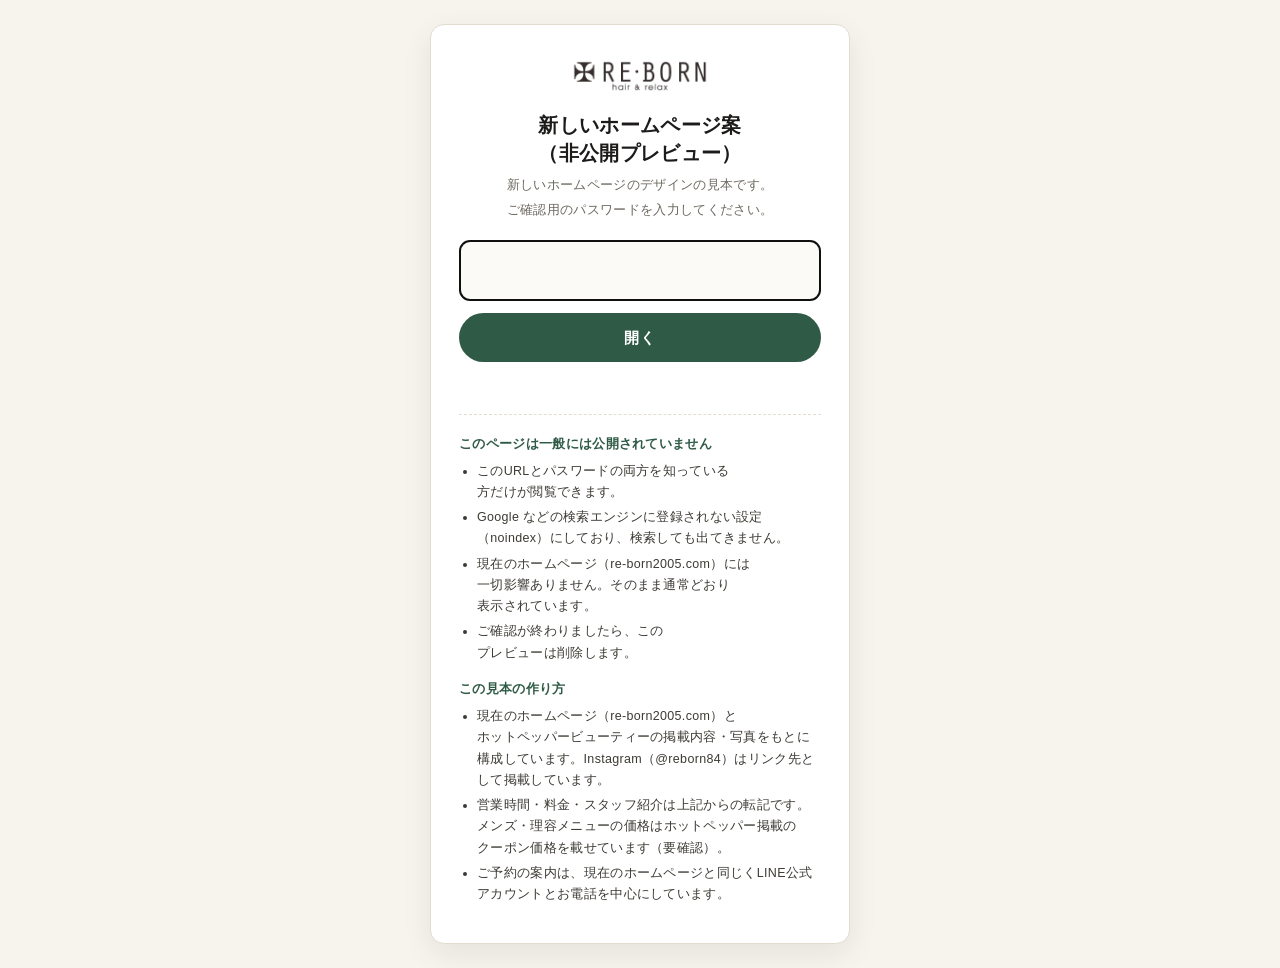
<file: index.html>
<!DOCTYPE html>
<html lang="ja" class="no-js">
<head>
<meta charset="utf-8">
<meta name="viewport" content="width=device-width, initial-scale=1, viewport-fit=cover">
<title>RE・BORN hair &amp; relax｜高崎市聖石町の髪質改善が得意な美容室・理容室</title>
<meta name="description" content="群馬県高崎市聖石町の理美容室 RE・BORN hair &amp; relax（リボーン）。創業90年・三世代で通える個室完備のリラックスサロン。髪質改善・ヘッドスパ・メンズカット・着付け。当日予約OK・駐車場10台。LINE・お電話でご予約いただけます。">
<meta name="robots" content="noindex,nofollow">
<meta name="theme-color" content="#161514">
<meta property="og:type" content="website">
<meta property="og:site_name" content="RE・BORN hair &amp; relax">
<meta property="og:title" content="RE・BORN hair &amp; relax｜高崎市聖石町の髪質改善が得意な美容室・理容室">
<meta property="og:description" content="群馬県高崎市聖石町の理美容室 RE・BORN hair &amp; relax（リボーン）。創業90年・三世代で通える個室完備のリラックスサロン。髪質改善・ヘッドスパ・メンズカット・着付け。当日予約OK・駐車場10台。LINE・お電話でご予約いただけます。">
<meta property="og:url" content="https://eurekastudio5.github.io/rb-salon-mock-2026/index.html">
<meta property="og:image" content="https://eurekastudio5.github.io/rb-salon-mock-2026/img/og-image.jpg">
<meta property="og:locale" content="ja_JP">
<link rel="icon" href="img/logo-s.png">
<script>(function(){var T="7c5302c54";try{if(localStorage.getItem("rb_gate")===T)return;}catch(e){}try{if(sessionStorage.getItem("rb_gate")===T)return;}catch(e){}document.documentElement.style.visibility="hidden";location.replace("gate.html?next="+encodeURIComponent((location.pathname.split("/").pop()||"index.html")+location.search+location.hash));})();</script>
<link rel="preconnect" href="https://fonts.googleapis.com">
<link rel="preconnect" href="https://fonts.gstatic.com" crossorigin>
<link href="https://fonts.googleapis.com/css2?family=Shippori+Mincho:wght@400;600;700&family=Noto+Sans+JP:wght@400;500;700&family=Cormorant+Garamond:ital,wght@0,500;1,500;1,600&display=swap" rel="stylesheet">
<link rel="stylesheet" href="assets/style.css?v=25">
<link rel="stylesheet" href="assets/motion.css?v=25">
<script type="application/ld+json">{
 "@context": "https://schema.org",
 "@type": [
  "HairSalon",
  "BeautySalon"
 ],
 "name": "RE・BORN hair & relax",
 "alternateName": "リ・ボーン ヘア＆リラックス",
 "url": "https://eurekastudio5.github.io/rb-salon-mock-2026/",
 "telephone": "+81-800-800-8835",
 "image": "https://eurekastudio5.github.io/rb-salon-mock-2026/img/exterior.jpg",
 "address": {
  "@type": "PostalAddress",
  "postalCode": "370-0863",
  "addressRegion": "群馬県",
  "addressLocality": "高崎市",
  "streetAddress": "聖石町13-1",
  "addressCountry": "JP"
 },
 "geo": {
  "@type": "GeoCoordinates",
  "latitude": 36.3158,
  "longitude": 138.99
 },
 "openingHoursSpecification": [
  {
   "@type": "OpeningHoursSpecification",
   "dayOfWeek": [
    "Wednesday",
    "Thursday",
    "Friday",
    "Saturday",
    "Sunday"
   ],
   "opens": "09:00",
   "closes": "18:30"
  }
 ],
 "priceRange": "¥¥",
 "paymentAccepted": "Cash, Credit Card",
 "currenciesAccepted": "JPY",
 "sameAs": [
  "https://www.instagram.com/reborn84/",
  "https://beauty.hotpepper.jp/slnH000210137/"
 ]
}</script>
</head>
<body>

<header class="header">
  <div class="wrap">
    <a class="brand" href="index.html" aria-label="RE・BORN hair & relax ホーム"><img src="img/logo.png" alt="RE・BORN hair &amp; relax" width="320" height="72"><small>Takasaki</small></a>
    <nav class="nav" aria-label="メインメニュー"><a href="index.html" aria-current="page">ホーム</a><a href="menu.html">メニュー・料金</a><a href="staff.html">スタッフ</a><a href="voice.html">お客様の声</a><a href="kitsuke.html">着付け</a><a href="news.html">お知らせ</a><a href="faq.html">よくある質問</a><a href="access.html">アクセス</a><a class="btn btn-primary btn-sm" href="reserve.html"><svg viewBox="0 0 24 24" fill="none" stroke="currentColor" stroke-width="1.8" stroke-linecap="round" stroke-linejoin="round"><rect x="3" y="4" width="18" height="18" rx="2"/><path d="M16 2v4M8 2v4M3 10h18"/></svg>ご予約</a></nav>
    <button class="burger" aria-label="メニューを開く" aria-expanded="false" aria-controls="drawer"><span></span><span></span><span></span></button>
  </div>
</header>
<div class="drawer" id="drawer" inert>
  <a href="index.html">ホーム<small>Home</small></a><a href="menu.html">メニュー・料金<small>Menu</small></a><a href="staff.html">スタッフ<small>Staff</small></a><a href="voice.html">お客様の声<small>Voice</small></a><a href="kitsuke.html">着付け<small>Kimono</small></a><a href="news.html">お知らせ<small>News</small></a><a href="faq.html">よくある質問<small>FAQ</small></a><a href="access.html">アクセス<small>Access</small></a>
  <a href="reserve.html">ご予約<small>Reservation</small></a>
  <div class="cta">
    <a class="btn btn-primary" href="reserve.html"><svg viewBox="0 0 24 24" fill="none" stroke="currentColor" stroke-width="1.8" stroke-linecap="round" stroke-linejoin="round"><rect x="3" y="4" width="18" height="18" rx="2"/><path d="M16 2v4M8 2v4M3 10h18"/></svg>ご予約はこちら</a>
    <a class="btn btn-line" href="https://lin.ee/s59kRdt" target="_blank" rel="noopener"><svg viewBox="0 0 24 24" fill="currentColor"><path d="M12 2C6.5 2 2 5.7 2 10.2c0 4 3.6 7.4 8.4 8.1.3.1.8.2.9.5.1.3.1.7 0 1l-.1.9c0 .3-.2 1 .9.6 1.1-.5 5.8-3.4 7.9-5.9 1.4-1.6 2-3.2 2-5.2C22 5.7 17.5 2 12 2zM8.1 12.8H6.2c-.3 0-.5-.2-.5-.5V8.6c0-.3.2-.5.5-.5s.5.2.5.5v3.2h1.4c.3 0 .5.2.5.5s-.2.5-.5.5zm1.8-.5c0 .3-.2.5-.5.5s-.5-.2-.5-.5V8.6c0-.3.2-.5.5-.5s.5.2.5.5v3.7zm4.5 0c0 .2-.1.4-.3.5h-.2c-.2 0-.3-.1-.4-.2l-1.9-2.6v2.3c0 .3-.2.5-.5.5s-.5-.2-.5-.5V8.6c0-.2.1-.4.3-.5h.2c.2 0 .3.1.4.2l1.9 2.6V8.6c0-.3.2-.5.5-.5s.5.2.5.5v3.7zm3-2.4c.3 0 .5.2.5.5s-.2.5-.5.5h-1.4v.9h1.4c.3 0 .5.2.5.5s-.2.5-.5.5h-1.9c-.3 0-.5-.2-.5-.5V8.6c0-.3.2-.5.5-.5h1.9c.3 0 .5.2.5.5s-.2.5-.5.5h-1.4v.9h1.4z"/></svg>LINEで相談・予約</a>
    <a class="btn btn-tel" href="tel:0800-800-8835"><svg viewBox="0 0 24 24" fill="none" stroke="currentColor" stroke-width="1.8" stroke-linecap="round" stroke-linejoin="round"><path d="M22 16.9v3a2 2 0 0 1-2.2 2 19.8 19.8 0 0 1-8.6-3.1 19.5 19.5 0 0 1-6-6A19.8 19.8 0 0 1 2.1 4.2 2 2 0 0 1 4.1 2h3a2 2 0 0 1 2 1.7c.1.9.4 1.8.7 2.6a2 2 0 0 1-.5 2.1L8.1 9.6a16 16 0 0 0 6 6l1.3-1.3a2 2 0 0 1 2.1-.4c.8.3 1.7.5 2.6.7a2 2 0 0 1 1.7 2z"/></svg>0800-800-8835</a>
  </div>
</div>
<main>

<div class="intro" id="intro" aria-hidden="true"><img src="img/logo.png" alt=""><span class="line"></span><span class="en">Hair &amp; Relax — Takasaki</span></div>
<section class="hero">
  <img class="bg" src="img/exterior.jpg" alt="RE・BORN hair & relax 店舗外観" fetchpriority="high">
  <div class="wrap">
    <div class="eyebrow">Hair &amp; Relax Salon, Takasaki</div>
    <h1>地域に<wbr>愛されて<wbr>90年。<br>三世代で<wbr>通える、<br>もうひとつの<wbr>リビング。</h1>
    <p class="lead">高崎市聖石町の<wbr>髪質改善が<wbr>得意な<wbr>リラックス<wbr>サロン。<wbr>高い<wbr>天井と<wbr>個室の<wbr>ある<wbr>居心地の<wbr>よい<wbr>空間で、<wbr>お子様から<wbr>シニアの<wbr>方、<wbr>メンズまで、<wbr>家族みんなの<wbr>「きれい」と<wbr>「かっこいい」を<wbr>お手伝いします。</p>
    <ul class="badges"><li>当日予約OK</li><li>個室2部屋</li><li>お子様同伴OK</li><li>メンズ大歓迎</li><li>駐車場10台</li><li>バリアフリー</li></ul>
    <div class="cta">
      <a class="btn btn-primary" href="reserve.html"><svg viewBox="0 0 24 24" fill="none" stroke="currentColor" stroke-width="1.8" stroke-linecap="round" stroke-linejoin="round"><rect x="3" y="4" width="18" height="18" rx="2"/><path d="M16 2v4M8 2v4M3 10h18"/></svg>ご予約はこちら</a>
      <a class="btn btn-line" href="https://lin.ee/s59kRdt" target="_blank" rel="noopener"><svg viewBox="0 0 24 24" fill="currentColor"><path d="M12 2C6.5 2 2 5.7 2 10.2c0 4 3.6 7.4 8.4 8.1.3.1.8.2.9.5.1.3.1.7 0 1l-.1.9c0 .3-.2 1 .9.6 1.1-.5 5.8-3.4 7.9-5.9 1.4-1.6 2-3.2 2-5.2C22 5.7 17.5 2 12 2zM8.1 12.8H6.2c-.3 0-.5-.2-.5-.5V8.6c0-.3.2-.5.5-.5s.5.2.5.5v3.2h1.4c.3 0 .5.2.5.5s-.2.5-.5.5zm1.8-.5c0 .3-.2.5-.5.5s-.5-.2-.5-.5V8.6c0-.3.2-.5.5-.5s.5.2.5.5v3.7zm4.5 0c0 .2-.1.4-.3.5h-.2c-.2 0-.3-.1-.4-.2l-1.9-2.6v2.3c0 .3-.2.5-.5.5s-.5-.2-.5-.5V8.6c0-.2.1-.4.3-.5h.2c.2 0 .3.1.4.2l1.9 2.6V8.6c0-.3.2-.5.5-.5s.5.2.5.5v3.7zm3-2.4c.3 0 .5.2.5.5s-.2.5-.5.5h-1.4v.9h1.4c.3 0 .5.2.5.5s-.2.5-.5.5h-1.9c-.3 0-.5-.2-.5-.5V8.6c0-.3.2-.5.5-.5h1.9c.3 0 .5.2.5.5s-.2.5-.5.5h-1.4v.9h1.4z"/></svg>LINEで相談・予約</a>
      <a class="btn btn-white" href="tel:0800-800-8835"><svg viewBox="0 0 24 24" fill="none" stroke="currentColor" stroke-width="1.8" stroke-linecap="round" stroke-linejoin="round"><path d="M22 16.9v3a2 2 0 0 1-2.2 2 19.8 19.8 0 0 1-8.6-3.1 19.5 19.5 0 0 1-6-6A19.8 19.8 0 0 1 2.1 4.2 2 2 0 0 1 4.1 2h3a2 2 0 0 1 2 1.7c.1.9.4 1.8.7 2.6a2 2 0 0 1-.5 2.1L8.1 9.6a16 16 0 0 0 6 6l1.3-1.3a2 2 0 0 1 2.1-.4c.8.3 1.7.5 2.6.7a2 2 0 0 1 1.7 2z"/></svg>0800-800-8835</a>
    </div>
  </div>
  <div class="scroll">Scroll</div>
</section>

<div class="marquee" aria-hidden="true"><div class="track"><span>Hair Quality Improvement</span><span>Head Spa</span><span>Men's Barber</span><span>Kimono Dressing</span><span>Private Rooms</span><span>Since 1935 in Takasaki</span><span>Hair Quality Improvement</span><span>Head Spa</span><span>Men's Barber</span><span>Kimono Dressing</span><span>Private Rooms</span><span>Since 1935 in Takasaki</span></div></div>
<div class="infostrip">
  <div class="wrap">
    <div class="cell"><svg viewBox="0 0 24 24" fill="none" stroke="currentColor" stroke-width="1.8" stroke-linecap="round" stroke-linejoin="round"><circle cx="12" cy="12" r="10"/><path d="M12 6v6l4 2"/></svg><div><b>Open</b><span>9:00〜18:30<br>最終受付 カット 18:30⁠／<wbr>カラー・<wbr>パーマ 18:00</span></div></div>
    <div class="cell"><svg viewBox="0 0 24 24" fill="none" stroke="currentColor" stroke-width="1.8" stroke-linecap="round" stroke-linejoin="round"><rect x="3" y="4" width="18" height="18" rx="2"/><path d="M16 2v4M8 2v4M3 10h18"/></svg><div><b>Closed</b><span>定休日：<wbr>月曜日・<wbr>火曜日</span></div></div>
    <div class="cell"><svg viewBox="0 0 24 24" fill="none" stroke="currentColor" stroke-width="1.8" stroke-linecap="round" stroke-linejoin="round"><path d="M21 10c0 7-9 13-9 13S3 17 3 10a9 9 0 0 1 18 0z"/><circle cx="12" cy="10" r="3"/></svg><div><b>Access</b><span>群馬県<wbr>高崎市<wbr>聖石町13-⁠1<br>高崎駅より<wbr>車で<wbr>3分・<wbr>駐車場10台</span></div></div>
    <div class="cell"><svg viewBox="0 0 24 24" fill="none" stroke="currentColor" stroke-width="1.8" stroke-linecap="round" stroke-linejoin="round"><path d="M22 16.9v3a2 2 0 0 1-2.2 2 19.8 19.8 0 0 1-8.6-3.1 19.5 19.5 0 0 1-6-6A19.8 19.8 0 0 1 2.1 4.2 2 2 0 0 1 4.1 2h3a2 2 0 0 1 2 1.7c.1.9.4 1.8.7 2.6a2 2 0 0 1-.5 2.1L8.1 9.6a16 16 0 0 0 6 6l1.3-1.3a2 2 0 0 1 2.1-.4c.8.3 1.7.5 2.6.7a2 2 0 0 1 1.7 2z"/></svg><div><b>Tel</b><a class="tel" href="tel:0800-800-8835">0800-⁠800-⁠8835</a><span>タップで<wbr>発信できます</span></div></div>
  </div>
</div>

<section class="sec alt" style="padding:56px 0">
  <div class="wrap">
    <div class="newshead"><span class="en">News</span><h2>お知らせ</h2><a href="news.html">すべて見る →</a></div>
    <div class="newsrow stagger"><article class="news"><figure class="rv-img"><img src="img/room-new.jpg" alt="" loading="lazy"></figure><div class="body"><div class="nmeta"><time datetime="2026-09-10">2026.09.10</time><span class="cat">お知らせ</span></div><h3>店内を<wbr>一部改装しました</h3><p>シャンプー台と<wbr>個室を<wbr>新しくしました。<wbr>より<wbr>落ち着いて<wbr>お過ごしいただける<wbr>空間に<wbr>なりましたので、<wbr>ぜひ<wbr>ご来店ください。</p></div></article><article class="news"><figure class="rv-img"><img src="img/style-mens-perm-2.jpg" alt="" loading="lazy"></figure><div class="body"><div class="nmeta"><time datetime="2026-09-01">2026.09.01</time><span class="cat">メニュー</span></div><h3>韓国風<wbr>フェザーパーマ、<wbr>はじめました</h3><p>トレンドの<wbr>フェザーパーマが<wbr>新登場。<wbr>メンズカット＋フェザーパーマ＋シェービング＋眉<wbr>カットの<wbr>セットで<wbr>ご案内しています。</p></div></article><article class="news"><figure class="rv-img"><img src="img/kitsuke-12.jpg" alt="" loading="lazy"></figure><div class="body"><div class="nmeta"><time datetime="2026-01-12">2026.01.12</time><span class="cat">成人式</span></div><h3>2026年 成人式の<wbr>ヘアセット・<wbr>着付け</h3><p>今年も<wbr>たくさんの<wbr>新成人の<wbr>皆さまを<wbr>お手伝いしました。<wbr>ヘアセットと<wbr>着付けの<wbr>一部を<wbr>ご紹介します。</p></div></article></div>
  </div>
</section>

<section class="sec">
  <div class="wrap">
    <div class="sec-head rv"><span class="en">Concerns</span><h2>こんな<wbr>お悩みありませんか？</h2></div>
    <div class="concern">
      <ul class="list stagger"><li>最近老けて<wbr>見える<wbr>気が<wbr>する…</li><li>ハリコシ・<wbr>ボリュームが<wbr>ない</li><li>綺麗が<wbr>もっと<wbr>長持ちして<wbr>ほしい</li><li>スタッフが<wbr>コロコロ変わると<wbr>落ち着かない</li><li>子供が<wbr>いると、<wbr>なかなか<wbr>美容室に<wbr>いけない</li><li>このまま年を<wbr>取っても<wbr>この<wbr>サロンに<wbr>通い<wbr>続けられるのかな…</li><li>私に<wbr>合う<wbr>アットホームな<wbr>美容室が<wbr>ないかしら…</li></ul>
      <div>
        <figure class="rv-img"><img src="img/collage.jpg" alt="店内の様子" loading="lazy"></figure>
        <div class="note rv mt24">もし<wbr>1つでも<wbr>当てはまれば、<br>当<wbr>サロンへ<wbr>お越しください。<wbr><small>髪質改善・<wbr>ヘッドスパ・<wbr>個室・<wbr>三世代で<wbr>通える<wbr>スタッフ。<wbr>あなたの<wbr>「困った」に、<wbr>90年の<wbr>技術と<wbr>居心地で<wbr>応えます。</small></div>
      </div>
    </div>
  </div>
</section>

<section class="sec alt">
  <div class="wrap">
    <div class="greet">
      <figure class="rv-img"><img src="img/owner-work.jpg" alt="オーナー 廣上 猶造" loading="lazy"></figure>
      <div class="rv">
        <span class="sec-head"><span class="en">Greeting</span></span>
        <h2 class="lead">高崎に<wbr>4代続く、<br>創業90年の<wbr>理美容室です。</h2>
        <div class="msg">
          <p>当店の<wbr>ホームページを<wbr>ご覧いただき<wbr>ありがとう<wbr>ございます。<wbr>リボーン・<wbr>オーナーの<wbr>廣上です。<wbr>当店は、<wbr>高崎に<wbr>4代続く<wbr>創業90年の<wbr>理美容室です。<wbr>地域の<wbr>皆様には<wbr>長年支えて<wbr>頂き、<wbr>心から<wbr>感謝申し上げます。</p>
          <p>現在は<wbr>娘二人も<wbr>加わり、<wbr>年代・<wbr>性別を<wbr>問わず、<wbr>幅広い<wbr>年代層の<wbr>ご要望に<wbr>対応できる<wbr>スタッフで<wbr>営業しております。<wbr>常に<wbr>より<wbr>良い<wbr>ものを<wbr>提供する<wbr>姿勢を<wbr>忘れずに、<wbr>技術や<wbr>接客に<wbr>ついても、<wbr>常に<wbr>成長志向で<wbr>チャレンジし続けて<wbr>おります。</p>
          <p>素敵な<wbr>ヘアスタイルを<wbr>通し、<wbr>沢山の<wbr>方に笑顔を<wbr>お届けできる<wbr>よう、<wbr>日々精進して<wbr>まいります。<wbr>どうぞよろしく<wbr>お願いいたします。</p>
        </div>
        <div class="sign">廣上 猶造<small>サロンオーナー / Hirokami Yuzo</small></div>
      </div>
    </div>
  </div>
</section>

<section class="sec">
  <div class="wrap">
    <div class="sec-head rv"><span class="en">Reasons</span><h2>当<wbr>サロンが<wbr>選ばれる<wbr>5つの<wbr>理由</h2><p>居心地・<wbr>設備・<wbr>人・<wbr>技術。<wbr>長く<wbr>通っていただく<wbr>ために、<wbr>私たちが<wbr>大切に<wbr>している<wbr>こと。</p></div>
    
<div class="reason rv">
  <figure class="rv-img"><img src="img/interior-1.jpg" alt="コンセプトは、もうひとつのリビング" loading="lazy"></figure>
  <div><div class="num">Reason 01</div><h3>コンセプトは、<wbr>もうひとつの<wbr>リビング</h3><p>居心地の<wbr>良い<wbr>時間を<wbr>お過ごしいただく<wbr>為、<wbr>空間作りに<wbr>こだわりました。<wbr>空に<wbr>抜けるような<wbr>高い<wbr>天井、<wbr>移動の<wbr>ない<wbr>シャンプー台、<wbr>大型空気清浄機完備、<wbr>冬は<wbr>足元から<wbr>暖かい<wbr>床暖房も<wbr>完備しています。<wbr>こだわりの<wbr>極上空間であなたを<wbr>お迎えいたします。</p></div>
</div>
<div class="reason rv">
  <figure class="rv-img from-right"><img src="img/room-new.jpg" alt="バリアフリー＆個室完備" loading="lazy"></figure>
  <div><div class="num">Reason 02</div><h3>バリアフリー⁠＆個室完備</h3><p>店内は<wbr>バリアフリーで<wbr>段差も<wbr>なく、<wbr>車椅子、<wbr>ストレッチャーの<wbr>方でも<wbr>ご利用いただけます。<wbr>また、<wbr>個室も<wbr>2部屋完備していますので、<wbr>小さな<wbr>お子様連れの<wbr>ママさんも<wbr>安心。<wbr>自慢の<wbr>ヘッドスパ、<wbr>着付け、<wbr>ブライダルシェービングも<wbr>個室で<wbr>ゆったり<wbr>お過ごしいただけます。</p></div>
</div>
<div class="reason rv">
  <figure class="rv-img"><img src="img/staff-group.jpg" alt="優しさ溢れる女性スタッフ" loading="lazy"></figure>
  <div><div class="num">Reason 03</div><h3>優しさ溢れる<wbr>女性<wbr>スタッフ</h3><p>三世代で<wbr>安心して<wbr>通える<wbr>所以は、<wbr>世代を<wbr>超えた<wbr>女性<wbr>スタッフ。<wbr>まるで<wbr>昔懐かしい<wbr>大家族のような<wbr>明るく<wbr>楽しい<wbr>私たちが<wbr>お出迎えいたします。<wbr>「スタイリストが<wbr>最後まで<wbr>担当してくれるのも<wbr>嬉しい！」と<wbr>ご好評を<wbr>いただいて<wbr>おります。</p></div>
</div>
<div class="reason rv">
  <figure class="rv-img from-right"><img src="img/products.jpg" alt="最新の技術や薬剤をご提供します" loading="lazy"></figure>
  <div><div class="num">Reason 04</div><h3>最新の<wbr>技術や<wbr>薬剤を<wbr>ご提供します</h3><p>最新の<wbr>デザインや<wbr>技術・<wbr>薬剤を<wbr>求め、<wbr>毎月都内まで<wbr>勉強しに<wbr>行く<wbr>ほどの<wbr>こだわり。<wbr>群馬県初の<wbr>整体<wbr>スパや<wbr>髪質改善<wbr>メニューなど、<wbr>高崎に<wbr>いながら<wbr>最新の<wbr>クオリティーを<wbr>提供する<wbr>ことを<wbr>お約束します。<wbr>年代に<wbr>合わせた<wbr>お悩み解決<wbr>メニューで<wbr>いつまでも<wbr>美しく！<wbr>カッコ良く！を<wbr>お手伝いします。</p></div>
</div>
<div class="reason rv">
  <figure class="rv-img"><img src="img/mens-style.jpg" alt="メンズスタイルも得意です" loading="lazy"></figure>
  <div><div class="num">Reason 05</div><h3>メンズスタイルも<wbr>得意です</h3><p>リボーンは<wbr>高崎でも<wbr>珍しい<wbr>ユニセックス<wbr>サロン。<wbr>オーナー廣上は<wbr>理容師免許も<wbr>持ち、<wbr>ツイストパーマ・<wbr>フェードカット・<wbr>韓国風<wbr>フェザーパーマなど<wbr>トレンドの<wbr>メンズスタイルから、<wbr>ビジネスシーンの<wbr>清潔感ある<wbr>スタイルまで<wbr>対応します。<wbr>顔そり<wbr>（シェービング）の<wbr>気持ち良さは、<wbr>男性の<wbr>至福の<wbr>時間。<wbr>学生さんから<wbr>シニアの<wbr>方まで、<wbr>幼い<wbr>頃連れて<wbr>行って<wbr>もらった<wbr>理容室の<wbr>醍醐味を<wbr>味わえる<wbr>お店です。</p></div>
</div>
  </div>
</section>

<section class="sec alt">
  <div class="wrap">
    <div class="sec-head rv"><span class="en">Before / After</span><h2>髪質改善で、<wbr>髪は<wbr>ここまで<wbr>変わります</h2><p>広がり・<wbr>パサつき・<wbr>うねり。<wbr>カラーや<wbr>ストレートと<wbr>同時に<wbr>髪質を<wbr>整える<wbr>当店の<wbr>看板<wbr>メニューの<wbr>実例です。</p></div>
    <div class="ba stagger"><figure class="ba-item"><img src="img/ba-4.jpg" alt="髪質改善ストレート ビフォーアフター" loading="lazy"><figcaption><b>髪質改善<wbr>ストレート</b>広がりと<wbr>パサつきが、<wbr>指どおりの<wbr>良いまとまる<wbr>髪に</figcaption></figure><figure class="ba-item"><img src="img/ba-3.jpg" alt="髪質改善カラートリートメント ビフォーアフター" loading="lazy"><figcaption><b>髪質改善<wbr>カラー<wbr>トリートメント</b>色を<wbr>楽しみながら、<wbr>艶と<wbr>ハリを<wbr>同時に</figcaption></figure><figure class="ba-item"><img src="img/ba-2.jpg" alt="髪質改善カラー（ボブ） ビフォーアフター" loading="lazy"><figcaption><b>髪質改善<wbr>カラー<wbr>（ボブ）</b>ダメージ毛でも<wbr>柔らかい<wbr>質感に</figcaption></figure><figure class="ba-item"><img src="img/ba-1.jpg" alt="髪質改善カラートリートメント（ロング） ビフォーアフター" loading="lazy"><figcaption><b>髪質改善<wbr>カラー<wbr>トリートメント<wbr>（ロング）</b>根元から<wbr>毛先まで<wbr>なめらかな<wbr>艶</figcaption></figure></div><p class="small text-muted center" style="margin-top:14px">写真は<wbr>当店の<wbr>お客様の<wbr>施術例<wbr>（左：<wbr>施術前⁠／<wbr>右：<wbr>施術後）。</p>
  </div>
</section>

<section class="sec">
  <div class="wrap">
    <div class="sec-head rv"><span class="en">Recommended Menu</span><h2>おすすめ<wbr>メニュー</h2><p>初めての<wbr>方は<wbr>初回限定価格で<wbr>お試しいただけます。<wbr>すべて<wbr>カット・<wbr>シャンプー・<wbr>スタイリング込みの<wbr>価格です<wbr>（税込）。</p></div>
    <div class="cards">
<article class="card rv">
  <figure class="rv-img from-up"><img src="img/menu-stcurl.jpg" alt="ふんわり柔らかストカールエステ" loading="lazy" width="300" height="450"><span class="tag">髪質改善</span></figure>
  <div class="body">
    <h3>ふんわり<wbr>柔らか<wbr>ストカール<wbr>エステ</h3>
    <div class="price"><s>通常 25,000円</s><b>¥23,000</b><em>初回限定</em></div>
    <p>柔らか<wbr>ストレート<wbr>エステで<wbr>髪質改善した<wbr>後、<wbr>毛先に<wbr>ふんわり<wbr>カールを<wbr>デザインします。<wbr>顔まわりに<wbr>動きが<wbr>出る<wbr>ことで、<wbr>女性らしい<wbr>とても<wbr>優しい<wbr>印象に<wbr>なります。<wbr>雑誌で<wbr>人気の<wbr>モテ髪度<wbr>NO1メニューです。</p>
    <div class="meta"><span>⏱ 3〜3.5時間</span><span>含：<wbr>ストレート⁠＆カール⁠／<wbr>カット⁠／<wbr>シャンプー⁠／<wbr>ブロー⁠／<wbr>スタイリング</span></div>
    <a class="go" href="reserve.html">ご予約はこちら →</a>
  </div>
</article>
<article class="card rv">
  <figure class="rv-img from-up"><img src="img/style-straight.jpg" alt="柔らかストレートエステ" loading="lazy" width="300" height="450"><span class="tag">髪質改善</span></figure>
  <div class="body">
    <h3>柔らか<wbr>ストレート<wbr>エステ</h3>
    <div class="price"><s>通常 22,999円</s><b>¥21,000</b><em>初回限定</em></div>
    <p>日本人の<wbr>なんと<wbr>約7割がくせ毛と<wbr>言われているのを<wbr>ご存知ですか？<wbr>そんな<wbr>日本人特有の<wbr>お悩みである、<wbr>艶が<wbr>なく<wbr>広がり易いと<wbr>いった方に<wbr>オススメです。<wbr>今注目の<wbr>髪質改善<wbr>ストレートで、<wbr>自然な<wbr>艶と<wbr>柔らかい髪へ<wbr>導きます。<wbr>永遠の<wbr>憧れ<wbr>ヘアを<wbr>お手伝<wbr>いいたします。</p>
    <div class="meta"><span>⏱ 2.5〜3時間</span><span>含：<wbr>ストレート⁠／<wbr>カット⁠／<wbr>シャンプー⁠／<wbr>ブロー⁠／<wbr>スタイリング</span></div>
    <a class="go" href="reserve.html">ご予約はこちら →</a>
  </div>
</article>
<article class="card rv">
  <figure class="rv-img from-up"><img src="img/menu-perm.jpg" alt="ふんわり小顔パーマ＆カラーエステ" loading="lazy" width="300" height="450"><span class="tag">髪修復</span></figure>
  <div class="body">
    <h3>ふんわり<wbr>小顔<wbr>パーマ⁠＆カラー<wbr>エステ</h3>
    <div class="price"><s>通常 22,000円</s><b>¥19,999</b><em>初回限定</em></div>
    <p>トップに<wbr>ボリュームが<wbr>欲しい<wbr>方に<wbr>オススメです。<wbr>修復<wbr>ハリコシカラーと<wbr>同時に、<wbr>根元から<wbr>自然な<wbr>ボリュームを<wbr>叶えます。<wbr>トップが<wbr>3cm高くなると<wbr>小顔効果も<wbr>バッチリ。<wbr>カラーと<wbr>パーマを<wbr>短時間で<wbr>同時に<wbr>行う<wbr>当店<wbr>オススメの<wbr>メニューです。</p>
    <div class="meta"><span>⏱ 2〜2.5時間</span><span>含：<wbr>髪修復<wbr>カラー⁠／<wbr>ふんわり<wbr>パーマ⁠／<wbr>カット⁠／<wbr>シャンプー⁠／<wbr>ブロー⁠／<wbr>スタイリング</span></div>
    <a class="go" href="reserve.html">ご予約はこちら →</a>
  </div>
</article></div>
    <div class="more"><a class="btn btn-outline" href="menu.html">メニュー・料金をすべて見る</a></div>
  </div>
</section>

<section class="sec dark">
  <div class="wrap">
    <div class="sec-head rv"><span class="en">Benefits</span><h2>初めての<wbr>方へ、<wbr>2つの<wbr>安心</h2></div>
    <div class="offers">
      <div class="offer rv"><span class="en">First Visit Gift</span><h3>「ホームページを<wbr>みました」で<br>高濃度炭酸泉を<wbr>プレゼント</h3><p>初回限定で、<wbr>通常<b>1,000円</b>の<wbr>高濃度炭酸泉を<wbr>無料で<wbr>サービス。<wbr>ご予約時または<wbr>ご来店時に<wbr>「ホームページを<wbr>みました」と<wbr>お伝えください。</p></div>
      <div class="offer rv"><span class="en">1 Week Guarantee</span><h3>ヘアスタイル<wbr>1週間保証</h3><p>ヘアスタイルに<wbr>満足していただけない<wbr>場合は、<b>1週間以内でしたら<wbr>無料</b>で<wbr>お直しさせていただきます。<wbr>お気軽に<wbr>ご相談ください。</p></div>
    </div>
  </div>
</section>

<section class="sec alt">
  <div class="wrap">
    <div class="sec-head rv"><span class="en">Voice</span><h2>お客様の<wbr>声</h2><p>20代から<wbr>60代まで、<wbr>ご家族三世代で<wbr>通ってくださる<wbr>お客様の<wbr>声を<wbr>ご紹介します。</p></div>
    <div class="voices">
<article class="voice rv">
  <figure class="rv-img"><img src="img/voice-1.jpg" alt="M.F様（20代）" loading="lazy"></figure>
  <div class="body"><h3>次も<wbr>来たい！と<wbr>思える<wbr>居心地の<wbr>いい<wbr>サロンです！</h3><div class="who">M.F様<wbr>（20代）</div><p class="quote">「髪質を<wbr>考えて、<wbr>髪型や<wbr>行う<wbr>プランを<wbr>一緒に<wbr>考えてくださり、<wbr>いつでも<wbr>髪質を<wbr>把握して<wbr>もらってるので、<wbr>普段<wbr>ヘアセットする<wbr>時の<wbr>ちょっとした<wbr>悩みも<wbr>相談しやすい。<wbr>親身に<wbr>なって<wbr>話を<wbr>聞いてくれるので、<wbr>次も<wbr>来たい！！と<wbr>毎回思う。」</p></div>
</article>
<article class="voice rv">
  <figure class="rv-img"><img src="img/voice-2.jpg" alt="H.T様（30代）" loading="lazy"></figure>
  <div class="body"><h3>技術は<wbr>もちろん髪への<wbr>こだわりが<wbr>魅力！</h3><div class="who">H.T様<wbr>（30代）</div><p class="quote">「カットの<wbr>技術は<wbr>もちろん、<wbr>美容や<wbr>栄養の<wbr>面から<wbr>髪の<wbr>ことに<wbr>こだわる<wbr>オーナーの<wbr>仕事ぶりが<wbr>素敵です。<wbr>ここ以外に<wbr>行く<wbr>理由が<wbr>ありません！」</p></div>
</article>
<article class="voice rv">
  <figure class="rv-img"><img src="img/voice-3.jpg" alt="S様ファミリー" loading="lazy"></figure>
  <div class="body"><h3>新しい<wbr>提案で<wbr>毎回行くのが<wbr>楽しみに<wbr>なる<wbr>サロン！</h3><div class="who">S様<wbr>ファミリー</div><p class="quote">「アットホームな<wbr>雰囲気と<wbr>常に<wbr>新しい<wbr>事を<wbr>取り入れて<wbr>提案してくれるので、<wbr>いつも<wbr>行くのが<wbr>楽しみに<wbr>なります。」</p></div>
</article></div>
    <div class="more"><a class="btn btn-outline" href="voice.html">お客様の声をもっと見る</a></div>
  </div>
</section>

<section class="sec">
  <div class="wrap">
    <div class="sec-head rv"><span class="en">Staff</span><h2>スタッフ紹介</h2><p>世代を<wbr>超えた<wbr>スタッフが、<wbr>カウンセリングから<wbr>仕上げまで<wbr>最後まで<wbr>担当します。<wbr>指名料は<wbr>いただきません。</p></div>
    <div class="staffgrid">
<a class="staff rv" href="staff.html#yuzo">
  <figure class="rv-img from-up"><img src="img/staff-yuzo.jpg" alt="廣上 猶造" loading="lazy"></figure>
  <div class="body"><div class="role">サロンオーナー</div><h3>廣上 猶造<wbr><small>Hirokami Yuzo</small></h3><p>得意：<wbr>オシャレ<wbr>メンズ<wbr>ヘア</p></div>
</a>
<a class="staff rv" href="staff.html#yumiko">
  <figure class="rv-img from-up"><img src="img/staff-yumiko.jpg" alt="廣上 由美子" loading="lazy"></figure>
  <div class="body"><div class="role">カインズパースン</div><h3>廣上 由美子<wbr><small>Hirokami Yumiko</small></h3><p>得意：<wbr>笑顔で<wbr>おもてなし</p></div>
</a>
<a class="staff rv" href="staff.html#misato">
  <figure class="rv-img from-up"><img src="img/staff-misato.jpg" alt="佐藤 未倫" loading="lazy"></figure>
  <div class="body"><div class="role">トップスタイリスト</div><h3>佐藤 未倫<wbr><small>Sato Misato</small></h3><p>得意：<wbr>可愛い<wbr>スタイル。<wbr>ショートも<wbr>ミディアムも<wbr>可愛い<wbr>感じ、<wbr>前髪・<wbr>…</p></div>
</a>
<a class="staff rv" href="staff.html#natsuki">
  <figure class="rv-img from-up"><img src="img/staff-natsuki.jpg" alt="小宮山 奈津己" loading="lazy"></figure>
  <div class="body"><div class="role">スタイリスト</div><h3>小宮山 奈津己<wbr><small>Komiyama Natsuki</small></h3><p>得意：<wbr>ショートスタイル。<wbr>自分自身の<wbr>長年の<wbr>ショート経験を<wbr>生かして…</p></div>
</a></div>
    <div class="more"><a class="btn btn-outline" href="staff.html">スタッフをすべて見る</a></div>
  </div>
</section>

<section class="sec alt">
  <div class="wrap">
    <div class="sec-head rv"><span class="en">Style &amp; Instagram</span><h2>スタイル・<wbr>最新情報は<wbr>Instagramで</h2><p>髪質改善の<wbr>ビフォーアフター、<wbr>メンズパーマ、<wbr>着付けなど<wbr>最新の<wbr>スタイルを<wbr>日々更新しています。</p></div>
    <div class="igrid stagger"><a href="https://www.instagram.com/reborn84/" target="_blank" rel="noopener"><img src="img/style-straight.jpg" alt="髪質改善ストレート" loading="lazy"></a><a href="https://www.instagram.com/reborn84/" target="_blank" rel="noopener"><img src="img/menu-stcurl.jpg" alt="ふんわりストカール" loading="lazy"></a><a href="https://www.instagram.com/reborn84/" target="_blank" rel="noopener"><img src="img/style-mens-perm-1.jpg" alt="メンズパーマ" loading="lazy"></a><a href="https://www.instagram.com/reborn84/" target="_blank" rel="noopener"><img src="img/menu-color.jpg" alt="艶髪カラー" loading="lazy"></a><a href="https://www.instagram.com/reborn84/" target="_blank" rel="noopener"><img src="img/style-mens-fade.jpg" alt="フェードカット" loading="lazy"></a><a href="https://www.instagram.com/reborn84/" target="_blank" rel="noopener"><img src="img/style-mens-perm-2.jpg" alt="韓国風フェザーパーマ" loading="lazy"></a><a href="https://www.instagram.com/reborn84/" target="_blank" rel="noopener"><img src="img/menu-perm.jpg" alt="ふんわり小顔パーマ" loading="lazy"></a><a href="https://www.instagram.com/reborn84/" target="_blank" rel="noopener"><img src="img/style-mens-3.jpg" alt="大人メンズスタイル" loading="lazy"></a><a href="https://www.instagram.com/reborn84/" target="_blank" rel="noopener"><img src="img/kitsuke-12.jpg" alt="成人式ヘアセット" loading="lazy"></a><a href="https://www.instagram.com/reborn84/" target="_blank" rel="noopener"><img src="img/style-mens-5.jpg" alt="ウェーブパーマ" loading="lazy"></a><a href="https://www.instagram.com/reborn84/" target="_blank" rel="noopener"><img src="img/menu-harikoshi.jpg" alt="ハリコシカラー" loading="lazy"></a><a href="https://www.instagram.com/reborn84/" target="_blank" rel="noopener"><img src="img/style-mens-4.jpg" alt="ツイストパーマ" loading="lazy"></a></div>
    <div class="more"><a class="btn btn-primary" href="https://www.instagram.com/reborn84/" target="_blank" rel="noopener"><svg viewBox="0 0 24 24" fill="none" stroke="currentColor" stroke-width="1.8" stroke-linecap="round" stroke-linejoin="round"><rect x="2" y="2" width="20" height="20" rx="5"/><circle cx="12" cy="12" r="4"/><circle cx="17.5" cy="6.5" r="1" fill="currentColor"/></svg>Instagramをフォロー</a></div>
  </div>
</section>

<section class="sec">
  <div class="wrap">
    <div class="sec-head rv"><span class="en">Access</span><h2>アクセス</h2><p>高崎駅西口から<wbr>聖石橋方面へ。<wbr>橋を<wbr>渡り<wbr>切った<wbr>先の<wbr>左手、<wbr>茶色の<wbr>木の<wbr>格子が<wbr>目印です。</p></div>
    
<div class="access">
  <div class="rv">
    <table>
      <tr><th>住所</th><td>〒370-⁠0863<br>群馬県<wbr>高崎市<wbr>聖石町13-⁠1</td></tr>
      <tr><th>電話</th><td><a class="tel" href="tel:0800-800-8835">0800-⁠800-⁠8835</a><br><span class="small text-muted">タップで<wbr>発信できます</span></td></tr>
      <tr><th>営業時間</th><td>9:00〜18:30<br><span class="small text-muted">最終受付：<wbr>カット 18:30⁠／<wbr>カラー・<wbr>パーマ 18:00</span></td></tr>
      <tr><th>定休日</th><td>月曜日・<wbr>火曜日</td></tr>
      <tr><th>アクセス</th><td>高崎駅より<wbr>車で<wbr>3分<wbr>（聖石橋を<wbr>渡って<wbr>すぐ）</td></tr>
      <tr><th>駐車場</th><td>店舗目の前に<wbr>10台</td></tr>
      <tr><th>お支払い</th><td>現金⁠／<wbr>VISA・<wbr>Mastercard・<wbr>JCB・<wbr>American Express</td></tr>
    </table>
    <div class="acts">
      <a class="btn btn-outline btn-sm" href="https://www.google.com/maps/search/?api=1&query=RE%E3%83%BBBORN+hair+%26+relax+%E9%AB%98%E5%B4%8E%E5%B8%82%E8%81%96%E7%9F%B3%E7%94%BA13-1" target="_blank" rel="noopener"><svg viewBox="0 0 24 24" fill="none" stroke="currentColor" stroke-width="1.8" stroke-linecap="round" stroke-linejoin="round"><path d="M9 18l-6 3V6l6-3 6 3 6-3v15l-6 3-6-3z"/><path d="M9 3v15M15 6v15"/></svg>Googleマップで開く</a>
      <a class="btn btn-tel btn-sm" href="tel:0800-800-8835"><svg viewBox="0 0 24 24" fill="none" stroke="currentColor" stroke-width="1.8" stroke-linecap="round" stroke-linejoin="round"><path d="M22 16.9v3a2 2 0 0 1-2.2 2 19.8 19.8 0 0 1-8.6-3.1 19.5 19.5 0 0 1-6-6A19.8 19.8 0 0 1 2.1 4.2 2 2 0 0 1 4.1 2h3a2 2 0 0 1 2 1.7c.1.9.4 1.8.7 2.6a2 2 0 0 1-.5 2.1L8.1 9.6a16 16 0 0 0 6 6l1.3-1.3a2 2 0 0 1 2.1-.4c.8.3 1.7.5 2.6.7a2 2 0 0 1 1.7 2z"/></svg>電話をかける</a>
    </div>
  </div>
  <div class="rv"><iframe src="https://www.google.com/maps/embed?pb=!1m14!1m8!1m3!1d12859.421112338769!2d138.98995859252926!3d36.315816204016734!3m2!1i1024!2i768!4f13.1!3m3!1m2!1s0x0%3A0x1ff3731fe45f2166!2zUkXvvaVCT1JOIGhhaXIgJiByZWxheCjpq5jltI7luIIg576O5a656ZmiIOOBiuOBmeOBmeOCgSk!5e0!3m2!1sja!2sjp!4v1659191296513!5m2!1sja!2sjp" title="RE・BORN hair & relax の地図" loading="lazy" allowfullscreen referrerpolicy="no-referrer-when-downgrade"></iframe></div>
</div>
    <div class="more"><a class="btn btn-outline" href="access.html">道順・駐車場の写真を見る</a></div>
  </div>
</section>

<section class="ctaband">
  <img class="plx" src="img/interior-2.jpg" alt="" loading="lazy">
  <div class="wrap">
    <h2>ご予約・<wbr>ご相談は<wbr>お気軽に</h2>
    <p>ご予約は、<wbr>LINE公式<wbr>アカウントまたは<wbr>お電話で<wbr>承ります。<wbr>初めての<wbr>方も、<wbr>髪の<wbr>お悩み相談だけでも<wbr>大歓迎です。</p>
    <div class="cta">
      <a class="btn btn-white" href="reserve.html"><svg viewBox="0 0 24 24" fill="none" stroke="currentColor" stroke-width="1.8" stroke-linecap="round" stroke-linejoin="round"><rect x="3" y="4" width="18" height="18" rx="2"/><path d="M16 2v4M8 2v4M3 10h18"/></svg>ご予約はこちら</a>
      <a class="btn btn-line" href="https://lin.ee/s59kRdt" target="_blank" rel="noopener"><svg viewBox="0 0 24 24" fill="currentColor"><path d="M12 2C6.5 2 2 5.7 2 10.2c0 4 3.6 7.4 8.4 8.1.3.1.8.2.9.5.1.3.1.7 0 1l-.1.9c0 .3-.2 1 .9.6 1.1-.5 5.8-3.4 7.9-5.9 1.4-1.6 2-3.2 2-5.2C22 5.7 17.5 2 12 2zM8.1 12.8H6.2c-.3 0-.5-.2-.5-.5V8.6c0-.3.2-.5.5-.5s.5.2.5.5v3.2h1.4c.3 0 .5.2.5.5s-.2.5-.5.5zm1.8-.5c0 .3-.2.5-.5.5s-.5-.2-.5-.5V8.6c0-.3.2-.5.5-.5s.5.2.5.5v3.7zm4.5 0c0 .2-.1.4-.3.5h-.2c-.2 0-.3-.1-.4-.2l-1.9-2.6v2.3c0 .3-.2.5-.5.5s-.5-.2-.5-.5V8.6c0-.2.1-.4.3-.5h.2c.2 0 .3.1.4.2l1.9 2.6V8.6c0-.3.2-.5.5-.5s.5.2.5.5v3.7zm3-2.4c.3 0 .5.2.5.5s-.2.5-.5.5h-1.4v.9h1.4c.3 0 .5.2.5.5s-.2.5-.5.5h-1.9c-.3 0-.5-.2-.5-.5V8.6c0-.3.2-.5.5-.5h1.9c.3 0 .5.2.5.5s-.2.5-.5.5h-1.4v.9h1.4z"/></svg>LINEで相談・予約</a>
    </div>
    <a class="tel" href="tel:0800-800-8835">0800-800-8835</a>
    <div class="hours">受付 9:00〜18:30<wbr>（定休日：<wbr>月曜日・<wbr>火曜日）</div>
  </div>
</section>
</main>

<footer class="footer">
  <div class="wrap">
    <div class="cols">
      <div>
        <a class="brand" href="index.html"><img src="img/logo.png" alt="RE・BORN hair &amp; relax" width="320" height="72"></a>
        <p>〒370-⁠0863 群馬県<wbr>高崎市<wbr>聖石町13-⁠1</p>
        <p>TEL <a href="tel:0800-800-8835">0800-⁠800-⁠8835</a></p>
        <p>営業時間 9:00〜18:30<br>最終受付 カット 18:30⁠／<wbr>カラー・<wbr>パーマ 18:00</p>
        <p>定休日 月曜日・<wbr>火曜日　／　駐車場 10台</p>
        <div class="sns">
          <a href="https://www.instagram.com/reborn84/" target="_blank" rel="noopener" aria-label="Instagram"><svg viewBox="0 0 24 24" fill="none" stroke="currentColor" stroke-width="1.8" stroke-linecap="round" stroke-linejoin="round"><rect x="2" y="2" width="20" height="20" rx="5"/><circle cx="12" cy="12" r="4"/><circle cx="17.5" cy="6.5" r="1" fill="currentColor"/></svg></a>
          <a href="https://lin.ee/s59kRdt" target="_blank" rel="noopener" aria-label="LINE"><svg viewBox="0 0 24 24" fill="currentColor"><path d="M12 2C6.5 2 2 5.7 2 10.2c0 4 3.6 7.4 8.4 8.1.3.1.8.2.9.5.1.3.1.7 0 1l-.1.9c0 .3-.2 1 .9.6 1.1-.5 5.8-3.4 7.9-5.9 1.4-1.6 2-3.2 2-5.2C22 5.7 17.5 2 12 2zM8.1 12.8H6.2c-.3 0-.5-.2-.5-.5V8.6c0-.3.2-.5.5-.5s.5.2.5.5v3.2h1.4c.3 0 .5.2.5.5s-.2.5-.5.5zm1.8-.5c0 .3-.2.5-.5.5s-.5-.2-.5-.5V8.6c0-.3.2-.5.5-.5s.5.2.5.5v3.7zm4.5 0c0 .2-.1.4-.3.5h-.2c-.2 0-.3-.1-.4-.2l-1.9-2.6v2.3c0 .3-.2.5-.5.5s-.5-.2-.5-.5V8.6c0-.2.1-.4.3-.5h.2c.2 0 .3.1.4.2l1.9 2.6V8.6c0-.3.2-.5.5-.5s.5.2.5.5v3.7zm3-2.4c.3 0 .5.2.5.5s-.2.5-.5.5h-1.4v.9h1.4c.3 0 .5.2.5.5s-.2.5-.5.5h-1.9c-.3 0-.5-.2-.5-.5V8.6c0-.3.2-.5.5-.5h1.9c.3 0 .5.2.5.5s-.2.5-.5.5h-1.4v.9h1.4z"/></svg></a>
          <a href="tel:0800-800-8835" aria-label="電話"><svg viewBox="0 0 24 24" fill="none" stroke="currentColor" stroke-width="1.8" stroke-linecap="round" stroke-linejoin="round"><path d="M22 16.9v3a2 2 0 0 1-2.2 2 19.8 19.8 0 0 1-8.6-3.1 19.5 19.5 0 0 1-6-6A19.8 19.8 0 0 1 2.1 4.2 2 2 0 0 1 4.1 2h3a2 2 0 0 1 2 1.7c.1.9.4 1.8.7 2.6a2 2 0 0 1-.5 2.1L8.1 9.6a16 16 0 0 0 6 6l1.3-1.3a2 2 0 0 1 2.1-.4c.8.3 1.7.5 2.6.7a2 2 0 0 1 1.7 2z"/></svg></a>
        </div>
      </div>
      <div>
        <h4>Menu</h4>
        <ul><li><a href="index.html">ホーム</a></li><li><a href="menu.html">メニュー・<wbr>料金</a></li><li><a href="staff.html">スタッフ</a></li><li><a href="voice.html">お客様の<wbr>声</a></li><li><a href="kitsuke.html">着付け</a></li><li><a href="news.html">お知らせ</a></li><li><a href="faq.html">よく<wbr>ある<wbr>質問</a></li><li><a href="access.html">アクセス</a></li><li><a href="reserve.html">ご予約</a></li></ul>
      </div>
      <div>
        <h4>Links</h4>
        <ul>
          <li><a href="https://www.instagram.com/reborn84/" target="_blank" rel="noopener">Instagram @reborn84</a></li>
          <li><a href="https://beauty.hotpepper.jp/slnH000210137/" target="_blank" rel="noopener">ホットペッパービューティー</a></li>
          <li><a href="https://高崎美容室求人.com/" target="_blank" rel="noopener">美容師求人募集</a></li>
          <li><a href="privacy.html">プライバシー<wbr>ポリシー</a></li>
        </ul>
      </div>
    </div>
    <div class="copy"><span>© RE・<wbr>BORN hair &amp; relax</span><span>高崎に<wbr>4代続く<wbr>創業90年の<wbr>理美容室</span></div>
  </div>
</footer>
<nav class="stickybar" aria-label="予約・お問い合わせ">
  <a href="tel:0800-800-8835"><svg viewBox="0 0 24 24" fill="none" stroke="currentColor" stroke-width="1.8" stroke-linecap="round" stroke-linejoin="round"><path d="M22 16.9v3a2 2 0 0 1-2.2 2 19.8 19.8 0 0 1-8.6-3.1 19.5 19.5 0 0 1-6-6A19.8 19.8 0 0 1 2.1 4.2 2 2 0 0 1 4.1 2h3a2 2 0 0 1 2 1.7c.1.9.4 1.8.7 2.6a2 2 0 0 1-.5 2.1L8.1 9.6a16 16 0 0 0 6 6l1.3-1.3a2 2 0 0 1 2.1-.4c.8.3 1.7.5 2.6.7a2 2 0 0 1 1.7 2z"/></svg><b>電話する</b></a>
  <a class="line" href="https://lin.ee/s59kRdt" target="_blank" rel="noopener"><svg viewBox="0 0 24 24" fill="currentColor"><path d="M12 2C6.5 2 2 5.7 2 10.2c0 4 3.6 7.4 8.4 8.1.3.1.8.2.9.5.1.3.1.7 0 1l-.1.9c0 .3-.2 1 .9.6 1.1-.5 5.8-3.4 7.9-5.9 1.4-1.6 2-3.2 2-5.2C22 5.7 17.5 2 12 2zM8.1 12.8H6.2c-.3 0-.5-.2-.5-.5V8.6c0-.3.2-.5.5-.5s.5.2.5.5v3.2h1.4c.3 0 .5.2.5.5s-.2.5-.5.5zm1.8-.5c0 .3-.2.5-.5.5s-.5-.2-.5-.5V8.6c0-.3.2-.5.5-.5s.5.2.5.5v3.7zm4.5 0c0 .2-.1.4-.3.5h-.2c-.2 0-.3-.1-.4-.2l-1.9-2.6v2.3c0 .3-.2.5-.5.5s-.5-.2-.5-.5V8.6c0-.2.1-.4.3-.5h.2c.2 0 .3.1.4.2l1.9 2.6V8.6c0-.3.2-.5.5-.5s.5.2.5.5v3.7zm3-2.4c.3 0 .5.2.5.5s-.2.5-.5.5h-1.4v.9h1.4c.3 0 .5.2.5.5s-.2.5-.5.5h-1.9c-.3 0-.5-.2-.5-.5V8.6c0-.3.2-.5.5-.5h1.9c.3 0 .5.2.5.5s-.2.5-.5.5h-1.4v.9h1.4z"/></svg><b>LINE予約</b></a>
  <a class="web" href="reserve.html"><svg viewBox="0 0 24 24" fill="none" stroke="currentColor" stroke-width="1.8" stroke-linecap="round" stroke-linejoin="round"><rect x="3" y="4" width="18" height="18" rx="2"/><path d="M16 2v4M8 2v4M3 10h18"/></svg><b>ご予約</b></a>
</nav>
<script src="assets/main.js?v=25" defer></script>
<script src="assets/motion.js?v=25" defer></script>
</body>
</html>
</file>
<file: assets/style.css>
/* RE・BORN hair & relax — site styles (mock v1) */
:root{
  --bg:#f7f4ee; --bg2:#ffffff; --bg3:#efe9dd;
  --ink:#1c1b19; --muted:#6d6860; --line:#e3ddd0;
  --green:#2f5b46; --green-d:#22432f; --green-l:#e6efe9;
  --gold:#b6955a; --gold-d:#75592f; --black:#161514; --white:#fff;
  --line-brand:#06C755;
  --serif:"Shippori Mincho","Zen Old Mincho","Hiragino Mincho ProN","Yu Mincho","MS PMincho",serif;
  --sans:"Noto Sans JP","Hiragino Kaku Gothic ProN","Yu Gothic","Meiryo",sans-serif;
  --latin:"Cormorant Garamond","Times New Roman",serif;
  --radius:14px; --shadow:0 10px 30px rgba(28,27,25,.08);
  --wrap:1120px;
}
*{box-sizing:border-box}
html{scroll-behavior:smooth;-webkit-text-size-adjust:100%}
body{margin:0;background:var(--bg);color:var(--ink);font-family:var(--sans);font-size:16px;line-height:1.9;letter-spacing:.02em;font-feature-settings:"palt"}
img{max-width:100%;height:auto;display:block}
a{color:inherit;text-decoration:none}
h1,h2,h3,h4{font-family:var(--serif);font-weight:600;line-height:1.4;margin:0;text-wrap:balance;overflow-wrap:anywhere}
p,li,dd,dt,figcaption,td,th,small,.lead,.sub,.hint,.note{text-wrap:pretty;overflow-wrap:anywhere;line-break:strict}
p{margin:0 0 1em}
/* 文節改行（build.py の phrase_wrap が <wbr> を入れた要素）：語の途中で改行しない。1行に入りきらない語だけ折り返す */
h1,h2,h3,h4,summary,figcaption,td,th,dt,dd,li,p,.faq .a,.notice,.note,.meta,.hours,.who,.copy,.cell,.safe{word-break:keep-all;overflow-wrap:anywhere}
.gate .err{word-break:normal}  /* JSで後から入る文言（<wbr>なし） */
ul{margin:0;padding:0;list-style:none}
.wrap{max-width:var(--wrap);margin:0 auto;padding:0 20px}
.sr{position:absolute;left:-9999px}
.sp{display:none}
@media (max-width:640px){.sp{display:inline}}

/* header */
.header{position:sticky;top:0;z-index:50;background:rgba(247,244,238,.92);backdrop-filter:blur(10px);border-bottom:1px solid var(--line)}
.header .wrap{display:flex;align-items:center;justify-content:space-between;height:68px}
.brand{display:flex;align-items:center;gap:10px}
.brand img{height:30px;width:auto}
.brand small{font-family:var(--latin);font-style:italic;color:var(--muted);font-size:13px;letter-spacing:.08em}
.nav{display:flex;gap:26px;align-items:center}
.nav a{font-size:14px;letter-spacing:.06em;color:var(--ink);position:relative;padding:6px 0}
.nav a::after{content:"";position:absolute;left:0;bottom:0;width:0;height:1px;background:var(--green);transition:width .25s}
.nav a:hover::after,.nav a[aria-current]::after{width:100%}
.nav .btn{padding:10px 18px}
.nav .btn::after{display:none}
.burger{display:none;background:none;border:0;width:44px;height:44px;cursor:pointer;padding:0}
.burger span{display:block;height:2px;background:var(--ink);margin:6px auto;width:24px;transition:.25s}
.drawer{display:none}
@media (max-width:960px){
  .nav{display:none}
  .burger{display:block}
  .drawer{display:block;position:fixed;inset:68px 0 0 0;background:var(--bg);z-index:49;transform:translateX(100%);transition:transform .3s;overflow:auto;padding:24px 20px 120px}
  .drawer.open{transform:none}
  .drawer a{display:block;padding:16px 4px;border-bottom:1px solid var(--line);font-family:var(--serif);font-size:18px}
  .drawer a small{display:block;font-family:var(--latin);font-style:italic;color:var(--muted);font-size:13px;letter-spacing:.1em}
  .drawer .cta{display:grid;gap:10px;margin-top:20px}
  body.nav-open{overflow:hidden}
  body.nav-open .burger span:nth-child(1){transform:translateY(8px) rotate(45deg)}
  body.nav-open .burger span:nth-child(2){opacity:0}
  body.nav-open .burger span:nth-child(3){transform:translateY(-8px) rotate(-45deg)}
}

/* buttons */
.btn{display:inline-flex;align-items:center;justify-content:center;gap:8px;padding:14px 22px;border-radius:999px;font-weight:600;font-size:15px;letter-spacing:.04em;transition:.2s;border:1px solid transparent;cursor:pointer;font-family:var(--sans);line-height:1.3;white-space:nowrap;max-width:100%}
@media (max-width:400px){.btn{font-size:14px;padding-left:16px;padding-right:16px;letter-spacing:.02em}}
.btn-primary{background:var(--green);color:#fff}
.btn-primary:hover{background:var(--green-d);transform:translateY(-1px)}
.btn-outline{background:transparent;color:var(--ink);border-color:var(--ink)}
.btn-outline:hover{background:var(--ink);color:#fff}
.btn-line{background:var(--line-brand);color:#fff}
.btn-line:hover{filter:brightness(.93);transform:translateY(-1px)}
.btn-white{background:#fff;color:var(--ink);border-color:#fff}
.btn-white:hover{background:var(--bg3)}
.btn-tel{background:var(--black);color:#fff}
.btn-tel:hover{background:#000}
.btn svg{width:18px;height:18px;flex:none}
.btn-sm{padding:10px 18px;font-size:14px}

/* hero */
.hero{position:relative;min-height:calc(100svh - 68px);max-height:860px;display:flex;align-items:flex-end;color:#fff;overflow:hidden;isolation:isolate}
.hero picture,.hero img.bg{position:absolute;inset:0;width:100%;height:100%;object-fit:cover;object-position:center 60%;z-index:-2}
.hero::after{content:"";position:absolute;inset:0;background:linear-gradient(180deg,rgba(22,21,20,.05) 0%,rgba(22,21,20,.25) 45%,rgba(22,21,20,.78) 100%);z-index:-1}
.hero .wrap{width:100%;padding-bottom:56px;padding-top:120px}
.hero .eyebrow{font-family:var(--latin);font-style:italic;font-size:15px;letter-spacing:.2em;opacity:.9;margin-bottom:12px;white-space:nowrap}
@media (max-width:400px){.hero .eyebrow{letter-spacing:.12em;font-size:14px}}
.hero h1{font-size:clamp(27px,4vw,50px);font-weight:600;line-height:1.35;letter-spacing:.04em;text-shadow:0 2px 24px rgba(0,0,0,.35)}
.hero .lead{font-size:clamp(15px,1.5vw,18px);margin:18px 0 22px;max-width:640px;opacity:.95;text-shadow:0 1px 12px rgba(0,0,0,.4)}
.badges{display:flex;flex-wrap:wrap;gap:8px;margin-bottom:26px}
.badges li{font-size:13px;letter-spacing:.04em;border:1px solid rgba(255,255,255,.55);padding:6px 12px;border-radius:999px;backdrop-filter:blur(6px);background:rgba(255,255,255,.12)}
.hero .cta{display:flex;flex-wrap:wrap;gap:12px}
.hero .scroll{position:absolute;right:24px;bottom:24px;font-family:var(--latin);font-style:italic;letter-spacing:.2em;font-size:12px;writing-mode:vertical-rl;opacity:.8}
.hero .scroll::after{content:"";display:block;width:1px;height:48px;background:#fff;margin:10px auto 0;animation:drop 1.8s infinite}
@keyframes drop{0%{transform:scaleY(0);transform-origin:top}50%{transform:scaleY(1);transform-origin:top}51%{transform-origin:bottom}100%{transform:scaleY(0);transform-origin:bottom}}
@media (max-width:640px){.hero{min-height:calc(100svh - 68px);max-height:none}.hero .wrap{padding-bottom:calc(100px + env(safe-area-inset-bottom));padding-top:72px}.hero .scroll{display:none}.hero .cta .btn{flex:1 1 100%}.hero .cta .btn-white{display:none}.hero h1{font-size:clamp(26px,7.4vw,32px);letter-spacing:.02em}.hero .lead{font-size:14px}}

/* quick info strip */
.infostrip{background:var(--black);color:#fff}
.infostrip .wrap{display:grid;grid-template-columns:repeat(4,1fr);gap:0}
.infostrip .cell{padding:20px 18px;border-left:1px solid rgba(255,255,255,.12);display:flex;gap:12px;align-items:flex-start}
.infostrip .cell:first-child{border-left:0;padding-left:0}
.infostrip svg{width:22px;height:22px;flex:none;opacity:.85;margin-top:4px}
.infostrip b{display:block;font-size:12px;letter-spacing:.14em;color:var(--gold);font-family:var(--latin);font-style:italic;font-weight:500}
.infostrip span{font-size:14px;line-height:1.6;display:block}
.infostrip a.tel{font-family:var(--latin);font-size:22px;letter-spacing:.04em;font-weight:600}
@media (max-width:960px){.infostrip .wrap{grid-template-columns:1fr 1fr}.infostrip .cell{border-left:0;border-top:1px solid rgba(255,255,255,.12);padding-left:0}.infostrip .cell:nth-child(-n+2){border-top:0}}
@media (max-width:560px){.infostrip .wrap{grid-template-columns:1fr}.infostrip .cell:nth-child(2){border-top:1px solid rgba(255,255,255,.12)}}

/* sections */
.sec{padding:88px 0}
.sec.alt{background:var(--bg2)}
.sec.dark{background:var(--black);color:#fff}
.sec.green{background:var(--green);color:#fff}
.sec-head{margin-bottom:44px}
.sec-head .en{font-family:var(--latin);font-style:italic;letter-spacing:.22em;font-size:14px;color:var(--gold-d);display:block;margin-bottom:8px}
.sec-head h2{font-size:clamp(26px,3.2vw,38px);letter-spacing:.06em}
.sec-head p{color:var(--muted);margin:14px 0 0;max-width:720px}
.dark .sec-head p,.green .sec-head p{color:rgba(255,255,255,.8)}
.dark .sec-head .en{color:var(--gold)}
.center{text-align:center}
.center .sec-head p{margin-left:auto;margin-right:auto}
.more{margin-top:40px;text-align:center}
@media (max-width:640px){.sec{padding:64px 0}.sec-head{margin-bottom:30px}.sec-head h2{font-size:23px;letter-spacing:.04em}.reason h3{font-size:20px}}

/* reveal */
.js .rv{opacity:0;transform:translateY(14px);transition:opacity .45s ease,transform .45s ease}
.js .rv.in{opacity:1;transform:none}
@media (prefers-reduced-motion:reduce){.js .rv{opacity:1;transform:none;transition:none}}

/* concerns */
.concern{display:grid;grid-template-columns:1.1fr 1fr;gap:56px;align-items:center}
.concern .list li{position:relative;padding:14px 0 14px 40px;border-bottom:1px dashed var(--line);font-size:16px}
.concern .list li::before{content:"";position:absolute;left:4px;top:18px;width:20px;height:20px;border-radius:50%;border:1.5px solid var(--green);background:var(--green-l)}
.concern .list li::after{content:"";position:absolute;left:11px;top:22px;width:5px;height:9px;border:solid var(--green);border-width:0 2px 2px 0;transform:rotate(45deg)}
.concern .note{background:var(--green);color:#fff;padding:28px 30px;border-radius:var(--radius);font-family:var(--serif);font-size:20px;line-height:1.7;position:relative}
.concern .note small{display:block;font-family:var(--sans);font-size:14px;opacity:.9;margin-top:10px;line-height:1.8}
.concern figure{margin:0;border-radius:var(--radius);overflow:hidden;box-shadow:var(--shadow)}
@media (max-width:860px){.concern{grid-template-columns:1fr;gap:28px}}

/* greeting */
.greet{display:grid;grid-template-columns:420px 1fr;gap:56px;align-items:center}
.greet figure{margin:0;border-radius:var(--radius);overflow:hidden;box-shadow:var(--shadow)}
.greet .msg{font-size:16px}
.greet .sign{margin-top:18px;font-family:var(--serif);font-size:18px}
.greet .sign small{display:block;font-family:var(--sans);font-size:13px;color:var(--muted)}
.greet .lead{font-family:var(--serif);font-size:clamp(22px,2.4vw,30px);line-height:1.6;margin-bottom:22px;letter-spacing:.04em;font-weight:600}
@media (max-width:860px){.greet{grid-template-columns:1fr;gap:26px}.greet figure{max-width:420px}}

/* reasons */
.reason{display:grid;grid-template-columns:1fr 1fr;gap:56px;align-items:center;padding:36px 0}
.reason+.reason{border-top:1px solid var(--line)}
.reason:nth-child(even) figure{order:2}
.reason figure{margin:0;border-radius:var(--radius);overflow:hidden;box-shadow:var(--shadow);aspect-ratio:3/2}
.reason figure img{width:100%;height:100%;object-fit:cover}
.reason .num{font-family:var(--latin);font-style:italic;font-size:15px;letter-spacing:.2em;color:var(--gold-d)}
.reason h3{font-size:clamp(22px,2.4vw,28px);margin:6px 0 14px;letter-spacing:.04em}
.reason p{color:#3d3a34}
@media (max-width:860px){.reason{grid-template-columns:1fr;gap:20px;padding:26px 0}.reason:nth-child(even) figure{order:0}}

/* menu cards */
.cards{display:grid;grid-template-columns:repeat(3,1fr);gap:24px}
.card{background:#fff;border-radius:var(--radius);overflow:hidden;box-shadow:var(--shadow);display:flex;flex-direction:column;border:1px solid var(--line)}
.card figure{margin:0;aspect-ratio:4/3;overflow:hidden;position:relative}
.card figure img{width:100%;height:100%;object-fit:cover;object-position:center 20%;transition:transform .6s}
.card:hover figure img{transform:scale(1.04)}
.card .tag{position:absolute;left:12px;top:12px;background:var(--green);color:#fff;font-size:12px;padding:4px 10px;border-radius:4px;letter-spacing:.08em}
.card .body{padding:20px 22px 22px;display:flex;flex-direction:column;flex:1}
.card h3{font-size:19px;letter-spacing:.03em;margin-bottom:8px}
.card .price{display:flex;align-items:baseline;gap:10px;flex-wrap:wrap;margin-bottom:10px}
.card .price s{color:var(--muted);font-size:13px}
.card .price b{font-family:var(--latin);font-size:28px;color:var(--green);font-weight:600;letter-spacing:.02em}
.card .price em{font-style:normal;font-size:12px;background:var(--gold-d);color:#fff;padding:2px 8px;border-radius:3px;letter-spacing:.08em}
.card p{font-size:14px;color:#3d3a34;margin-bottom:12px}
.card .meta{font-size:12px;color:var(--muted);margin-top:auto;padding-top:10px;border-top:1px dashed var(--line)}
.card .meta span{display:inline-block;margin-right:10px}
@media (max-width:960px){.cards{grid-template-columns:1fr 1fr}}
@media (max-width:600px){.cards{grid-template-columns:1fr}}

/* offer */
.offers{display:grid;grid-template-columns:1fr 1fr;gap:24px}
.offer{border:1px solid rgba(255,255,255,.25);border-radius:var(--radius);padding:30px 30px 28px;background:rgba(255,255,255,.06);position:relative}
.offer .en{font-family:var(--latin);font-style:italic;letter-spacing:.2em;font-size:13px;color:var(--gold)}
.offer h3{font-size:clamp(20px,2vw,24px);margin:6px 0 10px;letter-spacing:.04em}
.offer p{opacity:.9;font-size:15px;margin:0}
.offer b{color:var(--gold)}
@media (max-width:760px){.offers{grid-template-columns:1fr}}

/* voices */
.voices{display:grid;grid-template-columns:repeat(3,1fr);gap:24px}
.voice{background:#fff;border-radius:var(--radius);overflow:hidden;box-shadow:var(--shadow);border:1px solid var(--line);display:flex;flex-direction:column}
.voice figure{margin:0;aspect-ratio:4/3;overflow:hidden}
.voice figure img{width:100%;height:100%;object-fit:cover}
.voice .body{padding:22px 22px 24px;display:flex;flex-direction:column;flex:1}
.voice h3,.voice h2{font-size:18px;letter-spacing:.02em;margin-bottom:6px;line-height:1.5}
.voice .who{font-size:13px;color:var(--muted);margin-bottom:12px}
.voice dl{margin:0;font-size:14px}
.voice dt{font-weight:600;color:var(--green);margin-top:10px;font-size:13px}
.voice dd{margin:2px 0 0;color:#3d3a34}
.voice .quote{font-family:var(--serif);font-size:15px;line-height:1.8;color:#3d3a34}
@media (max-width:960px){.voices{grid-template-columns:1fr 1fr}}
@media (max-width:600px){.voices{grid-template-columns:1fr}}

/* staff */
.staffgrid{display:grid;grid-template-columns:repeat(4,1fr);gap:22px}
.staff{background:#fff;border-radius:var(--radius);overflow:hidden;border:1px solid var(--line);box-shadow:var(--shadow)}
.staff figure{margin:0;aspect-ratio:3/4;overflow:hidden;background:var(--bg3)}
.staff figure img{width:100%;height:100%;object-fit:cover;object-position:top}
.staff .body{padding:16px 18px 18px}
.staff .role{font-size:12px;color:var(--gold-d);letter-spacing:.06em;white-space:nowrap;overflow:hidden;text-overflow:ellipsis}
@media (max-width:400px){.staff .role{font-size:10.5px;letter-spacing:.02em}}
.staff h3{font-size:18px;margin:2px 0 4px}
.staff h3 small{font-family:var(--latin);font-style:italic;color:var(--muted);font-size:13px;margin-left:6px;font-weight:500}
.staff p{font-size:13px;color:#3d3a34;margin:0}
@media (max-width:960px){.staffgrid{grid-template-columns:repeat(3,1fr)}}
@media (max-width:600px){.staffgrid{grid-template-columns:1fr 1fr;gap:14px}.staff .body{padding:12px 14px}}

/* staff detail page */
.profile{display:grid;grid-template-columns:300px 1fr;gap:44px;padding:44px 0;border-bottom:1px solid var(--line);align-items:start}
.profile figure{margin:0;border-radius:var(--radius);overflow:hidden;box-shadow:var(--shadow);aspect-ratio:3/4}
.profile figure img{width:100%;height:100%;object-fit:cover;object-position:top}
.profile .role{color:var(--gold-d);letter-spacing:.12em;font-size:13px}
.profile h2{font-size:28px;margin:4px 0 16px}
.profile h2 small{font-family:var(--latin);font-style:italic;font-size:15px;color:var(--muted);margin-left:8px;font-weight:500}
.profile .msg{font-size:15px;color:#3d3a34}
.profile table{width:100%;border-collapse:collapse;font-size:14px;margin-top:14px}
.profile th{text-align:left;width:120px;padding:8px 0;color:var(--muted);font-weight:500;vertical-align:top;border-top:1px dashed var(--line)}
.profile td{padding:8px 0;border-top:1px dashed var(--line)}
@media (max-width:760px){.profile{grid-template-columns:1fr;gap:20px}.profile figure{max-width:280px}}

/* styles / instagram */
.igrid{display:grid;grid-template-columns:repeat(6,1fr);gap:8px}
.igrid a{aspect-ratio:1;overflow:hidden;border-radius:8px;display:block;position:relative}
.igrid img{width:100%;height:100%;object-fit:cover;object-position:top;transition:transform .5s}
.igrid a:hover img{transform:scale(1.06)}
@media (max-width:760px){.igrid{grid-template-columns:repeat(3,1fr)}}

/* access */
.access{display:grid;grid-template-columns:1fr 1fr;gap:40px;align-items:start}
.access iframe{width:100%;height:100%;min-height:380px;border:0;border-radius:var(--radius);box-shadow:var(--shadow)}
.access table{width:100%;border-collapse:collapse;font-size:15px}
.access th{text-align:left;width:110px;padding:12px 0;color:var(--muted);font-weight:500;vertical-align:top;border-bottom:1px solid var(--line)}
.access td{padding:12px 0;border-bottom:1px solid var(--line)}
.access .tel{font-family:var(--latin);font-size:24px;font-weight:600;letter-spacing:.03em}
.access .acts{display:flex;gap:10px;flex-wrap:wrap;margin-top:18px}
@media (max-width:860px){.access{grid-template-columns:1fr}.access iframe{min-height:300px}}
.route{display:grid;grid-template-columns:1fr 1fr 1fr;gap:24px}
.route figure{margin:0;background:#fff;border-radius:var(--radius);overflow:hidden;border:1px solid var(--line);box-shadow:var(--shadow)}
.route figcaption{padding:16px 18px;font-size:14px;color:#3d3a34}
.route figcaption b{display:block;color:var(--green);font-family:var(--latin);font-style:italic;font-size:14px;letter-spacing:.2em;margin-bottom:4px}
@media (max-width:860px){.route{grid-template-columns:1fr}}

/* CTA band */
.ctaband{position:relative;color:#fff;text-align:center;padding:96px 0;isolation:isolate;overflow:hidden}
.ctaband img{position:absolute;inset:0;width:100%;height:100%;object-fit:cover;z-index:-2}
.ctaband::after{content:"";position:absolute;inset:0;background:rgba(22,21,20,.66);z-index:-1}
.ctaband h2{font-size:clamp(24px,3vw,36px);letter-spacing:.06em;margin-bottom:12px}
.ctaband p{opacity:.9;max-width:640px;margin:0 auto 26px}
.ctaband .cta{display:flex;gap:12px;justify-content:center;flex-wrap:wrap}
.ctaband .tel{display:block;font-family:var(--latin);font-size:34px;letter-spacing:.04em;margin:8px 0 2px;font-weight:600}
.ctaband .hours{font-size:13px;opacity:.85}
@media (max-width:640px){.ctaband .cta .btn{flex:1 1 100%}}

/* footer */
.footer{background:var(--black);color:#cfcac0;padding:56px 0 calc(110px + env(safe-area-inset-bottom));font-size:14px}
html{scroll-padding-bottom:110px}
.footer .cols{display:grid;grid-template-columns:1.4fr 1fr 1fr;gap:40px}
.footer .brand img{height:28px;filter:invert(1) brightness(1.4)}
.footer .brand{margin-bottom:14px}
.footer p{margin:0 0 6px}
.footer h4{font-family:var(--latin);font-style:italic;color:var(--gold);letter-spacing:.2em;font-size:13px;margin-bottom:12px;font-weight:500}
.footer li{margin-bottom:8px}
.footer a:hover{color:#fff}
.footer .sns{display:flex;gap:12px;margin-top:14px}
.footer .sns a{width:38px;height:38px;border:1px solid rgba(255,255,255,.25);border-radius:50%;display:grid;place-items:center}
.footer .sns svg{width:18px;height:18px}
.footer .copy{margin-top:40px;padding-top:18px;border-top:1px solid rgba(255,255,255,.12);font-size:12px;color:#8e887c;display:flex;justify-content:space-between;flex-wrap:wrap;gap:8px}
@media (max-width:860px){.footer .cols{grid-template-columns:1fr}}
@media (min-width:961px){.footer{padding-bottom:56px}}

/* mobile sticky bar */
.stickybar{position:fixed;left:0;right:0;bottom:0;z-index:60;display:none;grid-template-columns:1fr 1fr 1.3fr;background:rgba(22,21,20,.96);backdrop-filter:blur(8px);padding:8px 8px calc(8px + env(safe-area-inset-bottom));gap:8px}
.stickybar a{display:flex;flex-direction:column;align-items:center;justify-content:center;gap:2px;color:#fff;font-size:12px;letter-spacing:.02em;padding:8px 4px;border-radius:10px;background:rgba(255,255,255,.08);min-height:52px;white-space:nowrap}
.stickybar.two{grid-template-columns:1fr 1fr}
.stickybar a svg{width:20px;height:20px}
.stickybar a.line{background:var(--line-brand)}
.stickybar a.web{background:#f7f4ee;color:var(--ink);font-weight:700}
.stickybar b{font-size:13px}
@media (max-width:360px){.stickybar b{font-size:12px}}
@media (max-width:960px){.stickybar{display:grid}}

/* page hero (subpages) */
.pagehead{position:relative;color:#fff;padding:96px 0 64px;isolation:isolate;overflow:hidden}
.pagehead img{position:absolute;inset:0;width:100%;height:100%;object-fit:cover;object-position:center;z-index:-2}
.pagehead::after{content:"";position:absolute;inset:0;background:linear-gradient(180deg,rgba(22,21,20,.35),rgba(22,21,20,.7));z-index:-1}
.pagehead .en{font-family:var(--latin);font-style:italic;letter-spacing:.24em;font-size:15px;color:#e5cf9d;display:block;margin-bottom:8px}
.pagehead h1{font-size:clamp(28px,4vw,44px);letter-spacing:.06em}
.pagehead p{margin:12px 0 0;opacity:.9;max-width:640px}
.crumb{font-size:12px;color:var(--muted);padding:14px 0 0}
.crumb a:hover{color:var(--green)}

/* price tables */
.pricegrid{display:grid;grid-template-columns:1fr 1fr;gap:40px 56px}
.pricegroup h3{font-size:22px;letter-spacing:.06em;padding-bottom:10px;border-bottom:2px solid var(--ink);margin-bottom:6px;display:block;white-space:nowrap}
.pricegroup h3 .ja{white-space:nowrap}
.pricegroup h3 small{margin-left:10px}
.pricegroup h3 small{font-family:var(--latin);font-style:italic;font-size:13px;color:var(--gold-d);letter-spacing:.2em;font-weight:500}
.pricegroup li{display:flex;justify-content:space-between;gap:16px;padding:12px 0;border-bottom:1px dashed var(--line);font-size:15px;align-items:baseline}
.pricegroup li span{flex:1}
.pricegroup li small{display:block;color:var(--muted);font-size:12px;line-height:1.6}
.pricegroup li b{font-family:var(--latin);font-size:19px;font-weight:600;white-space:nowrap;letter-spacing:.02em}
.pricegroup .note{font-size:13px;color:var(--muted);margin-top:10px;line-height:1.7}
@media (max-width:760px){.pricegrid{grid-template-columns:1fr;gap:30px}}
.jump{display:flex;flex-wrap:wrap;gap:8px;margin-top:18px}
.jump a{font-size:13px;border:1px solid rgba(255,255,255,.6);color:#fff;padding:6px 14px;border-radius:999px;background:rgba(255,255,255,.12);backdrop-filter:blur(6px)}
.jump a:hover{background:#fff;color:var(--ink)}
.card .go{display:inline-block;margin-top:10px;font-size:13px;color:var(--green);text-decoration:underline;font-weight:600}
.notice{background:var(--green-l);border-left:4px solid var(--green);padding:16px 20px;border-radius:0 10px 10px 0;font-size:14px;margin-top:28px}
.notice b{color:var(--green)}

/* faq */
.faq{max-width:820px;margin:0 auto}
.faq details{background:#fff;border:1px solid var(--line);border-radius:12px;margin-bottom:12px;box-shadow:var(--shadow)}
.faq summary{list-style:none;cursor:pointer;padding:18px 54px 18px 22px;font-family:var(--serif);font-size:17px;position:relative;line-height:1.6}
.faq summary::-webkit-details-marker{display:none}
.faq summary::before{content:"Q";font-family:var(--latin);font-style:italic;color:var(--gold-d);font-size:20px;margin-right:12px}
.faq summary::after{content:"";position:absolute;right:22px;top:50%;width:10px;height:10px;border:solid var(--ink);border-width:0 1.5px 1.5px 0;transform:translateY(-70%) rotate(45deg);transition:.25s}
.faq details[open] summary::after{transform:translateY(-30%) rotate(-135deg)}
.faq .a{padding:0 22px 20px 54px;font-size:15px;color:#3d3a34;position:relative}
.faq .a::before{content:"A";font-family:var(--latin);font-style:italic;color:var(--green);font-size:20px;position:absolute;left:22px;top:-4px}

/* gallery */
.gallery{display:grid;grid-template-columns:repeat(5,1fr);gap:10px}
.gallery a{aspect-ratio:3/4;overflow:hidden;border-radius:10px;display:block}
.gallery img{width:100%;height:100%;object-fit:cover;transition:transform .5s}
.gallery a:hover img{transform:scale(1.05)}
@media (max-width:760px){.gallery{grid-template-columns:repeat(3,1fr);gap:6px}}
dialog.lightbox{border:0;background:transparent;padding:0;max-width:100vw;max-height:100vh;width:100vw;height:100vh;margin:0;display:none;align-items:center;justify-content:center;z-index:100}
dialog.lightbox[open]{display:flex}
dialog.lightbox::backdrop{background:rgba(0,0,0,.9)}
.lightbox img{max-width:100%;max-height:92vh;border-radius:8px}
.lightbox button{position:absolute;top:16px;right:16px;background:none;border:0;color:#fff;font-size:34px;cursor:pointer;line-height:1}
.lightbox .prev,.lightbox .next{top:50%;transform:translateY(-50%);font-size:44px;padding:20px}
.lightbox .prev{left:6px;right:auto}.lightbox .next{right:6px}

/* reservation */
.resv{display:grid;grid-template-columns:minmax(0,1.2fr) minmax(0,.8fr);gap:44px;align-items:start}
.form{background:#fff;border:1px solid var(--line);border-radius:var(--radius);padding:30px;box-shadow:var(--shadow);min-width:0}
.form *{min-width:0}
.form h2{font-size:20px;margin-bottom:6px}
.form fieldset{border:0;padding:0;margin:0 0 18px}
.form legend{font-size:13px;font-weight:600;margin-bottom:6px;letter-spacing:.04em;padding:0}
.form legend i,.field label i{font-style:normal;color:#c0392b;font-size:11px;margin-left:6px;vertical-align:middle;border:1px solid #c0392b;padding:0 5px;border-radius:3px}
.steps{display:grid;grid-template-columns:repeat(3,minmax(0,1fr));gap:8px;margin:0 0 20px;counter-reset:s}
.steps li{background:var(--green-l);border-radius:10px;padding:10px 10px 10px 12px;font-size:12px;line-height:1.5;position:relative}
.steps li b{display:block;color:var(--green);font-size:13px;margin-bottom:2px}
.steps li b::before{counter-increment:s;content:counter(s) " ";font-family:var(--latin);font-style:italic;font-size:16px}
.errbox{background:#fdecea;border-left:4px solid #c0392b;padding:12px 16px;border-radius:0 10px 10px 0;font-size:13px;margin-bottom:16px;color:#7a1f16}
.errbox ul{padding-left:18px;list-style:disc;margin:4px 0 0}
.errbox li{margin:2px 0}
.field [aria-invalid="true"]{border-color:#c0392b;background:#fff6f5}
.fallback{font-size:13px;color:#3d3a34;margin-top:10px;line-height:1.7}
.fallback a{text-decoration:underline;color:var(--green)}
.form h3{font-size:20px;margin-bottom:6px}
.form .sub{font-size:13px;color:var(--muted);margin-bottom:22px}
.field{margin-bottom:18px}
.field label{display:block;font-size:13px;font-weight:600;margin-bottom:6px;letter-spacing:.04em}
.field label i{font-style:normal;color:#c0392b;font-size:11px;margin-left:6px;vertical-align:middle;border:1px solid #c0392b;padding:0 5px;border-radius:3px}
.field input,.field select,.field textarea{width:100%;font:inherit;font-size:16px;padding:12px 14px;border:1px solid #cfc8b9;border-radius:10px;background:#fbfaf7;color:var(--ink)}
.field input:focus,.field select:focus,.field textarea:focus{outline:2px solid var(--green);border-color:var(--green)}
.field textarea{min-height:100px;resize:vertical}
.row2{display:grid;grid-template-columns:minmax(0,1fr) minmax(0,1fr);gap:14px}
.radios{display:flex;gap:10px;flex-wrap:wrap}
.radios label{display:flex;align-items:center;gap:6px;border:1px solid #cfc8b9;border-radius:999px;padding:8px 14px;font-size:14px;cursor:pointer;background:#fbfaf7;font-weight:500;margin:0}
.radios input{width:auto;margin:0}
.radios label:has(input:checked){background:var(--green);color:#fff;border-color:var(--green)}
.form .actions{display:grid;gap:10px;margin-top:22px}
.form .actions .btn{white-space:nowrap;padding-left:16px;padding-right:16px}
@media (max-width:400px){.form .actions .btn{font-size:14px}}
.form button[disabled]{opacity:.5;cursor:not-allowed}
.nojs{background:#fff8e6;border-left:4px solid var(--gold-d);padding:12px 16px;border-radius:0 10px 10px 0;font-size:13px;margin-bottom:16px}
.nojs a{text-decoration:underline;color:var(--green)}
.form .hint{font-size:12px;color:var(--muted);margin-top:8px;line-height:1.7}
.preview{margin-top:18px;background:var(--bg);border:1px dashed #cfc8b9;border-radius:10px;padding:14px 16px;font-size:13px;white-space:pre-wrap;overflow-wrap:anywhere;display:none;line-height:1.7}
.preview.show{display:block}
.side .box{background:#fff;border:1px solid var(--line);border-radius:var(--radius);padding:24px;box-shadow:var(--shadow);margin-bottom:18px}
.side h2{font-size:18px;margin-bottom:10px;letter-spacing:.04em}
.side p{font-size:14px;color:#3d3a34}
.side ol{padding-left:20px;font-size:14px;color:#3d3a34;margin:0}
.side ol li{margin-bottom:6px}
.side .tel{font-family:var(--latin);font-size:30px;font-weight:600;letter-spacing:.03em;display:block;margin:6px 0}
.side .hp{font-size:13px;color:var(--muted)}
@media (max-width:860px){.resv{grid-template-columns:1fr}.form{padding:22px 18px}.row2{grid-template-columns:1fr}}

/* privacy */
.prose{max-width:800px;margin:0 auto;font-size:15px}
.prose h2{font-size:20px;margin:34px 0 10px;letter-spacing:.04em}
.prose p{color:#3d3a34}

/* misc */
.mt0{margin-top:0}.mt24{margin-top:24px}.mt40{margin-top:40px}
.text-muted{color:var(--muted)}
.small{font-size:13px}
</file>
<file: assets/motion.css>
/* ===== v7: intro / motion ===== */
/* intro curtain (index only, first visit per session) */
.intro{position:fixed;inset:0;z-index:200;background:var(--bg);display:flex;align-items:center;justify-content:center;flex-direction:column;gap:18px;transition:transform .7s cubic-bezier(.77,0,.18,1),visibility 0s .7s;will-change:transform}
.intro img{height:38px;opacity:0;transform:translateY(8px);animation:introLogo .7s .05s cubic-bezier(.2,.7,.2,1) forwards}
.intro .line{width:0;height:1px;background:var(--gold);animation:introLine .8s .3s cubic-bezier(.77,0,.18,1) forwards}
.intro .en{font-family:var(--latin);font-style:italic;letter-spacing:.3em;font-size:12px;color:var(--gold-d);opacity:0;animation:introLogo .6s .5s forwards}
.intro.out{transform:translateY(-100%);visibility:hidden}
@keyframes introLogo{to{opacity:1;transform:none}}
@keyframes introLine{to{width:120px}}
body.intro-lock{overflow:hidden}
/* hero motion */
.js .hero img.bg{transform:scale(1.08);transition:transform 7s cubic-bezier(.2,.6,.2,1)}
.js .hero.live img.bg{transform:scale(1)}
.js .hero .eyebrow,.js .hero h1,.js .hero .lead,.js .hero .badges,.js .hero .cta{opacity:0;transform:translateY(18px);transition:opacity .6s cubic-bezier(.2,.7,.2,1),transform .6s cubic-bezier(.2,.7,.2,1)}
.js .hero.live .eyebrow{opacity:1;transform:none;transition-delay:.05s}
.js .hero.live h1{opacity:1;transform:none;transition-delay:.12s}
.js .hero.live .lead{opacity:1;transform:none;transition-delay:.2s}
.js .hero.live .badges{opacity:1;transform:none;transition-delay:.26s}
.js .hero.live .cta{opacity:1;transform:none;transition-delay:.32s}
/* photo reveal: mask wipes open + image settles from a slight zoom */
.js .rv-img{clip-path:inset(0 100% 0 0);transition:clip-path .65s cubic-bezier(.77,0,.18,1)}
.js .rv-img img{transform:scale(1.08);transition:transform .9s cubic-bezier(.2,.7,.2,1)}
.js .rv-img.in{clip-path:inset(0 0 0 0)}
.js .rv-img.in img{transform:scale(1)}
.js .rv-img.from-right{clip-path:inset(0 0 0 100%)}
.js .rv-img.from-up{clip-path:inset(100% 0 0 0)}
.js .rv-img.in.from-right,.js .rv-img.in.from-up{clip-path:inset(0 0 0 0)}
/* staggered children */
.js .stagger>*{opacity:0;transform:translateY(12px);transition:opacity .45s cubic-bezier(.2,.7,.2,1),transform .45s cubic-bezier(.2,.7,.2,1)}
.js .stagger.in>*{opacity:1;transform:none}
.js .stagger.in>*:nth-child(1){transition-delay:0s}.js .stagger.in>*:nth-child(2){transition-delay:.05s}.js .stagger.in>*:nth-child(3){transition-delay:.1s}.js .stagger.in>*:nth-child(4){transition-delay:.15s}.js .stagger.in>*:nth-child(5){transition-delay:.2s}.js .stagger.in>*:nth-child(6){transition-delay:.25s}.js .stagger.in>*:nth-child(7){transition-delay:.3s}.js .stagger.in>*:nth-child(8){transition-delay:.35s}
/* section eyebrow: gold rule draws in */
.sec-head .en{position:relative;padding-left:44px}
.sec-head .en::before{content:"";position:absolute;left:0;top:50%;height:1px;width:0;background:var(--gold);transition:width .6s .05s cubic-bezier(.77,0,.18,1)}
.sec-head.in .en::before,.no-js .sec-head .en::before{width:32px}
.sec-head.center .en{padding-left:0}
.sec-head.center .en::before{display:none}
/* parallax layers */
.js .plx{will-change:transform}
/* marquee */
.marquee{overflow:hidden;border-top:1px solid var(--line);border-bottom:1px solid var(--line);background:var(--bg2);padding:14px 0;white-space:nowrap}
.marquee .track{display:inline-flex;gap:56px;animation:marq 38s linear infinite;font-family:var(--latin);font-style:italic;font-size:17px;letter-spacing:.2em;color:var(--gold-d)}
.marquee .track span::after{content:"\2726";margin-left:56px;color:var(--gold);font-style:normal}
@keyframes marq{to{transform:translateX(-50%)}}
/* header compact on scroll */
.header{transition:box-shadow .3s,background .3s}
.header.scrolled{box-shadow:0 6px 24px rgba(28,27,25,.08);background:rgba(247,244,238,.97)}
/* containers that hold a wiping photo must not fade themselves (no stacked delays) */
.js .card.rv,.js .voice.rv,.js .staff.rv,.js .reason.rv,.js .profile.rv{opacity:1;transform:none;transition:none}
/* card hover lift */
.card,.voice,.staff{transition:transform .5s cubic-bezier(.2,.7,.2,1),box-shadow .5s}
.card:hover,.voice:hover,.staff:hover{transform:translateY(-6px);box-shadow:0 22px 44px rgba(28,27,25,.12)}
/* fix: ol steps numbering doubled (native list marker + counter) */
.steps{list-style:none;padding:0}
/* reduced motion: everything visible, no animation */
@media (prefers-reduced-motion:reduce){
  .intro{display:none}
  .js .hero img.bg,.js .hero .eyebrow,.js .hero h1,.js .hero .lead,.js .hero .badges,.js .hero .cta{opacity:1;transform:none;transition:none}
  .js .rv-img,.js .rv-img img,.js .stagger>*{clip-path:none;opacity:1;transform:none;transition:none}
  .marquee .track{animation:none}
}

/* before / after */
.ba{display:grid;grid-template-columns:repeat(4,1fr);gap:18px}
.ba-item{margin:0;background:#fff;border:1px solid var(--line);border-radius:var(--radius);overflow:hidden;box-shadow:var(--shadow)}
.ba-item img{width:100%;aspect-ratio:1;object-fit:cover}
.ba-item figcaption{padding:12px 14px 14px;font-size:12px;color:#3d3a34;line-height:1.6}
.ba-item figcaption b{display:block;font-size:14px;color:var(--ink);margin-bottom:2px}
.ba-item{position:relative}
.ba-item::before{content:"Before";position:absolute;left:10px;top:10px;font-family:var(--latin);font-style:italic;font-size:12px;letter-spacing:.1em;background:rgba(22,21,20,.6);color:#fff;padding:2px 8px;border-radius:3px}
.ba-item::after{content:"After";position:absolute;right:10px;top:10px;font-family:var(--latin);font-style:italic;font-size:12px;letter-spacing:.1em;background:var(--green);color:#fff;padding:2px 8px;border-radius:3px}
@media (max-width:860px){.ba{grid-template-columns:1fr 1fr;gap:12px}}

/* news */
.newshead{display:flex;align-items:baseline;gap:16px;margin-bottom:22px;flex-wrap:wrap}
.newshead .en{font-family:var(--latin);font-style:italic;letter-spacing:.22em;font-size:14px;color:var(--gold-d)}
.newshead h2{font-size:24px;letter-spacing:.06em}
.newshead a{margin-left:auto;font-size:13px;color:var(--green);text-decoration:underline}
.newsrow{display:grid;grid-template-columns:repeat(3,1fr);gap:18px}
.newslist{display:grid;gap:18px;max-width:820px;margin:0 auto}
.news{background:#fff;border:1px solid var(--line);border-radius:var(--radius);overflow:hidden;box-shadow:var(--shadow);display:flex;flex-direction:column}
.newslist .news{flex-direction:row}
.news figure{margin:0;aspect-ratio:16/9;overflow:hidden;flex:none}
.newslist .news figure{width:240px;aspect-ratio:4/3}
.news figure img{width:100%;height:100%;object-fit:cover}
.news .body{padding:16px 18px 18px}
.nmeta{display:flex;gap:10px;align-items:center;font-size:12px;color:var(--muted);margin-bottom:6px}
.nmeta time{font-family:var(--latin);font-size:14px;letter-spacing:.06em}
.nmeta .cat{background:var(--green-l);color:var(--green);padding:1px 8px;border-radius:3px;font-size:11px}
.news h2,.news h3{font-size:16px;letter-spacing:.02em;margin-bottom:6px}
.news p{font-size:13px;color:#3d3a34;margin:0}
@media (max-width:860px){.newsrow{grid-template-columns:1fr}.newslist .news{flex-direction:column}.newslist .news figure{width:100%;aspect-ratio:16/9}}
</file>
